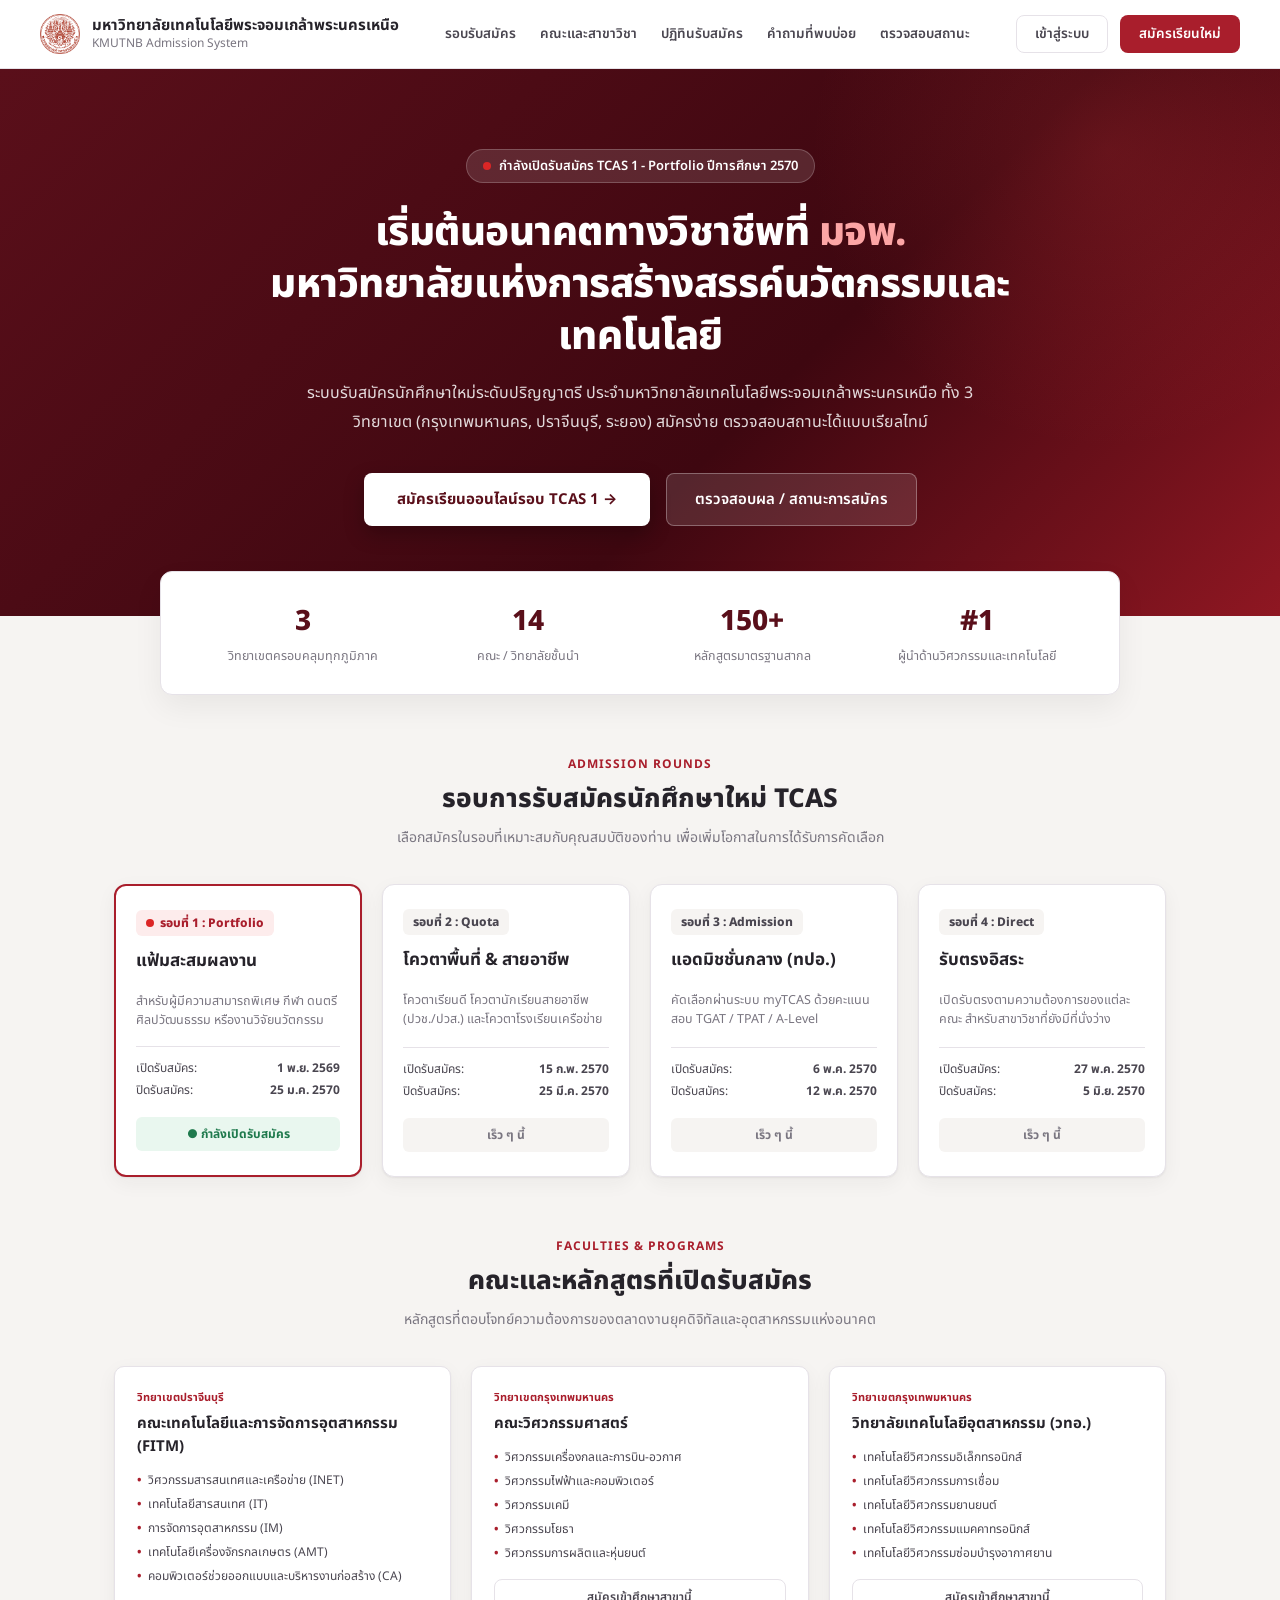
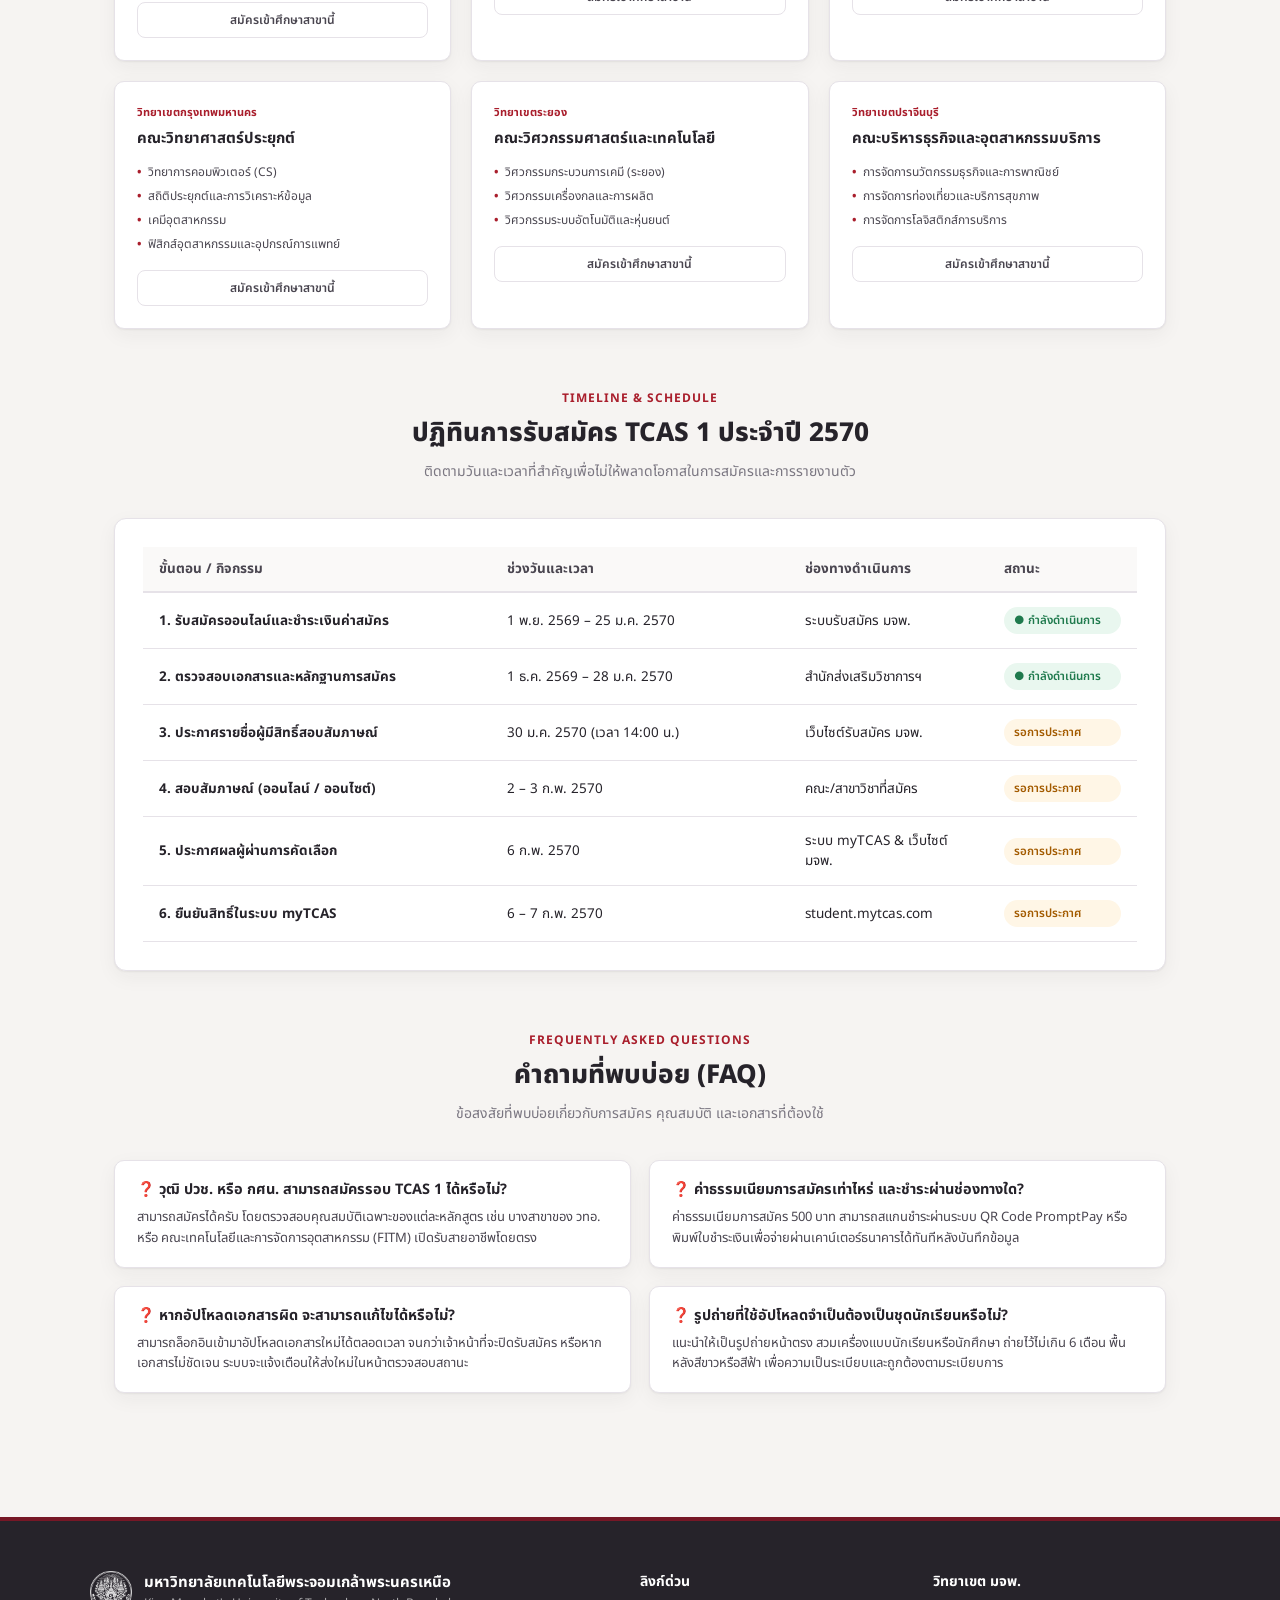
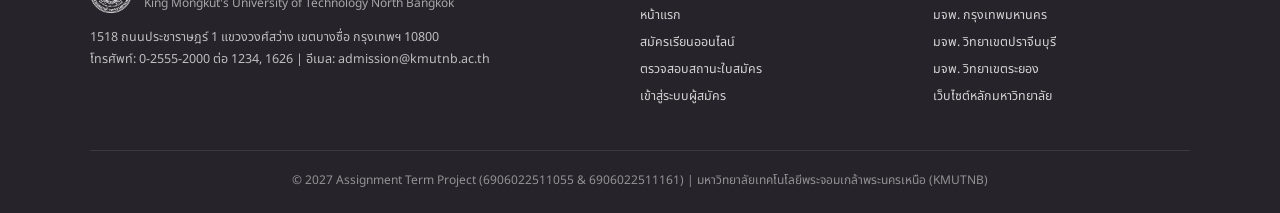
<file: index.html>
<!DOCTYPE html>
<html lang="th">
<head>
  <meta charset="UTF-8">
  <title>หน้าแรก | ระบบรับสมัครนักศึกษาใหม่ มหาวิทยาลัยเทคโนโลยีพระจอมเกล้าพระนครเหนือ (มจพ.)</title>
  <meta name="viewport" content="width=device-width, initial-scale=1.0">
  <link rel="stylesheet" href="styles.css">
</head>
<body>

  <!-- Top Navbar -->
  <header class="nav-hero-bar">
    <div class="brand">
      <img src="logo.png" alt="โลโก้ มจพ.">
      <div class="brand-text">
        <div class="th">มหาวิทยาลัยเทคโนโลยีพระจอมเกล้าพระนครเหนือ</div>
        <div class="en">KMUTNB Admission System</div>
      </div>
    </div>

    <nav class="nav-links">
      <a href="#rounds">รอบรับสมัคร</a>
      <a href="#faculties">คณะและสาขาวิชา</a>
      <a href="#calendar">ปฏิทินรับสมัคร</a>
      <a href="#faq">คำถามที่พบบ่อย</a>
      <a href="status.html">ตรวจสอบสถานะ</a>
    </nav>

    <div class="nav-actions">
      <a href="login.html" class="btn btn-outline" style="padding:8px 18px;">เข้าสู่ระบบ</a>
      <a href="register.html" class="btn btn-primary" style="padding:8px 18px;">สมัครเรียนใหม่</a>
    </div>
  </header>

  <!-- Hero Section -->
  <section class="hero-section">
    <div class="hero-content">
      <div class="hero-badge">
        <span class="pulse-dot"></span>
        <span>กำลังเปิดรับสมัคร TCAS 1 - Portfolio ปีการศึกษา 2570</span>
      </div>

      <h1 class="hero-title">
        เริ่มต้นอนาคตทางวิชาชีพที่ <span>มจพ.</span><br>
        มหาวิทยาลัยแห่งการสร้างสรรค์นวัตกรรมและเทคโนโลยี
      </h1>

      <p class="hero-desc">
        ระบบรับสมัครนักศึกษาใหม่ระดับปริญญาตรี ประจำมหาวิทยาลัยเทคโนโลยีพระจอมเกล้าพระนครเหนือ 
        ทั้ง 3 วิทยาเขต (กรุงเทพมหานคร, ปราจีนบุรี, ระยอง) สมัครง่าย ตรวจสอบสถานะได้แบบเรียลไทม์
      </p>

      <div class="hero-cta">
        <a href="register.html" class="btn btn-hero-primary">สมัครเรียนออนไลน์รอบ TCAS 1 →</a>
        <a href="status.html" class="btn btn-hero-secondary">ตรวจสอบผล / สถานะการสมัคร</a>
      </div>
    </div>
  </section>

  <!-- Stats Bar -->
  <div class="stats-bar">
    <div class="stat-item">
      <div class="num">3</div>
      <div class="label">วิทยาเขตครอบคลุมทุกภูมิภาค</div>
    </div>
    <div class="stat-item">
      <div class="num">14</div>
      <div class="label">คณะ / วิทยาลัยชั้นนำ</div>
    </div>
    <div class="stat-item">
      <div class="num">150+</div>
      <div class="label">หลักสูตรมาตรฐานสากล</div>
    </div>
    <div class="stat-item">
      <div class="num">#1</div>
      <div class="label">ผู้นำด้านวิศวกรรมและเทคโนโลยี</div>
    </div>
  </div>

  <main class="page-shell" style="max-width:1100px; padding-top:10px;">

    <!-- TCAS Rounds Section -->
    <section id="rounds">
      <div class="section-head">
        <div class="section-tag">ADMISSION ROUNDS</div>
        <h2 class="section-headline">รอบการรับสมัครนักศึกษาใหม่ TCAS</h2>
        <p class="section-sub">เลือกสมัครในรอบที่เหมาะสมกับคุณสมบัติของท่าน เพื่อเพิ่มโอกาสในการได้รับการคัดเลือก</p>
      </div>

      <div class="tcas-grid">
        <div class="tcas-card active">
          <div class="tcas-badge-round badge-pulse"><span class="pulse-dot"></span> รอบที่ 1 : Portfolio</div>
          <h3 class="tcas-name">แฟ้มสะสมผลงาน</h3>
          <p class="tcas-target">สำหรับผู้มีความสามารถพิเศษ กีฬา ดนตรี ศิลปวัฒนธรรม หรืองานวิจัยนวัตกรรม</p>
          <div class="tcas-dates">
            <div><span>เปิดรับสมัคร:</span> <strong>1 พ.ย. 2569</strong></div>
            <div><span>ปิดรับสมัคร:</span> <strong>25 ม.ค. 2570</strong></div>
          </div>
          <div class="tcas-status open">● กำลังเปิดรับสมัคร</div>
        </div>

        <div class="tcas-card">
          <div class="tcas-badge-round">รอบที่ 2 : Quota</div>
          <h3 class="tcas-name">โควตาพื้นที่ & สายอาชีพ</h3>
          <p class="tcas-target">โควตาเรียนดี โควตานักเรียนสายอาชีพ (ปวช./ปวส.) และโควตาโรงเรียนเครือข่าย</p>
          <div class="tcas-dates">
            <div><span>เปิดรับสมัคร:</span> <strong>15 ก.พ. 2570</strong></div>
            <div><span>ปิดรับสมัคร:</span> <strong>25 มี.ค. 2570</strong></div>
          </div>
          <div class="tcas-status soon">เร็ว ๆ นี้</div>
        </div>

        <div class="tcas-card">
          <div class="tcas-badge-round">รอบที่ 3 : Admission</div>
          <h3 class="tcas-name">แอดมิชชั่นกลาง (ทปอ.)</h3>
          <p class="tcas-target">คัดเลือกผ่านระบบ myTCAS ด้วยคะแนนสอบ TGAT / TPAT / A-Level</p>
          <div class="tcas-dates">
            <div><span>เปิดรับสมัคร:</span> <strong>6 พ.ค. 2570</strong></div>
            <div><span>ปิดรับสมัคร:</span> <strong>12 พ.ค. 2570</strong></div>
          </div>
          <div class="tcas-status soon">เร็ว ๆ นี้</div>
        </div>

        <div class="tcas-card">
          <div class="tcas-badge-round">รอบที่ 4 : Direct</div>
          <h3 class="tcas-name">รับตรงอิสระ</h3>
          <p class="tcas-target">เปิดรับตรงตามความต้องการของแต่ละคณะ สำหรับสาขาวิชาที่ยังมีที่นั่งว่าง</p>
          <div class="tcas-dates">
            <div><span>เปิดรับสมัคร:</span> <strong>27 พ.ค. 2570</strong></div>
            <div><span>ปิดรับสมัคร:</span> <strong>5 มิ.ย. 2570</strong></div>
          </div>
          <div class="tcas-status soon">เร็ว ๆ นี้</div>
        </div>
      </div>
    </section>

    <!-- Faculties Section -->
    <section id="faculties">
      <div class="section-head">
        <div class="section-tag">FACULTIES & PROGRAMS</div>
        <h2 class="section-headline">คณะและหลักสูตรที่เปิดรับสมัคร</h2>
        <p class="section-sub">หลักสูตรที่ตอบโจทย์ความต้องการของตลาดงานยุคดิจิทัลและอุตสาหกรรมแห่งอนาคต</p>
      </div>

      <div class="faculties-grid">
        <div class="faculty-card">
          <div class="faculty-campus">วิทยาเขตปราจีนบุรี</div>
          <h3 class="faculty-title">คณะเทคโนโลยีและการจัดการอุตสาหกรรม (FITM)</h3>
          <ul class="faculty-majors">
            <li>วิศวกรรมสารสนเทศและเครือข่าย (INET)</li>
            <li>เทคโนโลยีสารสนเทศ (IT)</li>
            <li>การจัดการอุตสาหกรรม (IM)</li>
            <li>เทคโนโลยีเครื่องจักรกลเกษตร (AMT)</li>
            <li>คอมพิวเตอร์ช่วยออกแบบและบริหารงานก่อสร้าง (CA)</li>
          </ul>
          <a href="register.html" class="btn btn-outline" style="width:100%; text-align:center; display:block; padding:8px 0; font-size:12px;">สมัครเข้าศึกษาสาขานี้</a>
        </div>

        <div class="faculty-card">
          <div class="faculty-campus">วิทยาเขตกรุงเทพมหานคร</div>
          <h3 class="faculty-title">คณะวิศวกรรมศาสตร์</h3>
          <ul class="faculty-majors">
            <li>วิศวกรรมเครื่องกลและการบิน-อวกาศ</li>
            <li>วิศวกรรมไฟฟ้าและคอมพิวเตอร์</li>
            <li>วิศวกรรมเคมี</li>
            <li>วิศวกรรมโยธา</li>
            <li>วิศวกรรมการผลิตและหุ่นยนต์</li>
          </ul>
          <a href="register.html" class="btn btn-outline" style="width:100%; text-align:center; display:block; padding:8px 0; font-size:12px;">สมัครเข้าศึกษาสาขานี้</a>
        </div>

        <div class="faculty-card">
          <div class="faculty-campus">วิทยาเขตกรุงเทพมหานคร</div>
          <h3 class="faculty-title">วิทยาลัยเทคโนโลยีอุตสาหกรรม (วทอ.)</h3>
          <ul class="faculty-majors">
            <li>เทคโนโลยีวิศวกรรมอิเล็กทรอนิกส์</li>
            <li>เทคโนโลยีวิศวกรรมการเชื่อม</li>
            <li>เทคโนโลยีวิศวกรรมยานยนต์</li>
            <li>เทคโนโลยีวิศวกรรมแมคคาทรอนิกส์</li>
            <li>เทคโนโลยีวิศวกรรมซ่อมบำรุงอากาศยาน</li>
          </ul>
          <a href="register.html" class="btn btn-outline" style="width:100%; text-align:center; display:block; padding:8px 0; font-size:12px;">สมัครเข้าศึกษาสาขานี้</a>
        </div>

        <div class="faculty-card">
          <div class="faculty-campus">วิทยาเขตกรุงเทพมหานคร</div>
          <h3 class="faculty-title">คณะวิทยาศาสตร์ประยุกต์</h3>
          <ul class="faculty-majors">
            <li>วิทยาการคอมพิวเตอร์ (CS)</li>
            <li>สถิติประยุกต์และการวิเคราะห์ข้อมูล</li>
            <li>เคมีอุตสาหกรรม</li>
            <li>ฟิสิกส์อุตสาหกรรมและอุปกรณ์การแพทย์</li>
          </ul>
          <a href="register.html" class="btn btn-outline" style="width:100%; text-align:center; display:block; padding:8px 0; font-size:12px;">สมัครเข้าศึกษาสาขานี้</a>
        </div>

        <div class="faculty-card">
          <div class="faculty-campus">วิทยาเขตระยอง</div>
          <h3 class="faculty-title">คณะวิศวกรรมศาสตร์และเทคโนโลยี</h3>
          <ul class="faculty-majors">
            <li>วิศวกรรมกระบวนการเคมี (ระยอง)</li>
            <li>วิศวกรรมเครื่องกลและการผลิต</li>
            <li>วิศวกรรมระบบอัตโนมัติและหุ่นยนต์</li>
          </ul>
          <a href="register.html" class="btn btn-outline" style="width:100%; text-align:center; display:block; padding:8px 0; font-size:12px;">สมัครเข้าศึกษาสาขานี้</a>
        </div>

        <div class="faculty-card">
          <div class="faculty-campus">วิทยาเขตปราจีนบุรี</div>
          <h3 class="faculty-title">คณะบริหารธุรกิจและอุตสาหกรรมบริการ</h3>
          <ul class="faculty-majors">
            <li>การจัดการนวัตกรรมธุรกิจและการพาณิชย์</li>
            <li>การจัดการท่องเที่ยวและบริการสุขภาพ</li>
            <li>การจัดการโลจิสติกส์การบริการ</li>
          </ul>
          <a href="register.html" class="btn btn-outline" style="width:100%; text-align:center; display:block; padding:8px 0; font-size:12px;">สมัครเข้าศึกษาสาขานี้</a>
        </div>
      </div>
    </section>

    <!-- Calendar Table Section -->
    <section id="calendar">
      <div class="section-head">
        <div class="section-tag">TIMELINE & SCHEDULE</div>
        <h2 class="section-headline">ปฏิทินการรับสมัคร TCAS 1 ประจำปี 2570</h2>
        <p class="section-sub">ติดตามวันและเวลาที่สำคัญเพื่อไม่ให้พลาดโอกาสในการสมัครและการรายงานตัว</p>
      </div>

      <div class="calendar-card">
        <table class="cal-table">
          <thead>
            <tr>
              <th style="width:35%;">ขั้นตอน / กิจกรรม</th>
              <th style="width:30%;">ช่วงวันและเวลา</th>
              <th style="width:20%;">ช่องทางดำเนินการ</th>
              <th style="width:15%;">สถานะ</th>
            </tr>
          </thead>
          <tbody>
            <tr>
              <td><strong>1. รับสมัครออนไลน์และชำระเงินค่าสมัคร</strong></td>
              <td>1 พ.ย. 2569 – 25 ม.ค. 2570</td>
              <td>ระบบรับสมัคร มจพ.</td>
              <td><span class="status-pill ok">● กำลังดำเนินการ</span></td>
            </tr>
            <tr>
              <td><strong>2. ตรวจสอบเอกสารและหลักฐานการสมัคร</strong></td>
              <td>1 ธ.ค. 2569 – 28 ม.ค. 2570</td>
              <td>สำนักส่งเสริมวิชาการฯ</td>
              <td><span class="status-pill ok">● กำลังดำเนินการ</span></td>
            </tr>
            <tr>
              <td><strong>3. ประกาศรายชื่อผู้มีสิทธิ์สอบสัมภาษณ์</strong></td>
              <td>30 ม.ค. 2570 (เวลา 14:00 น.)</td>
              <td>เว็บไซต์รับสมัคร มจพ.</td>
              <td><span class="status-pill pending">รอการประกาศ</span></td>
            </tr>
            <tr>
              <td><strong>4. สอบสัมภาษณ์ (ออนไลน์ / ออนไซต์)</strong></td>
              <td>2 – 3 ก.พ. 2570</td>
              <td>คณะ/สาขาวิชาที่สมัคร</td>
              <td><span class="status-pill pending">รอการประกาศ</span></td>
            </tr>
            <tr>
              <td><strong>5. ประกาศผลผู้ผ่านการคัดเลือก</strong></td>
              <td>6 ก.พ. 2570</td>
              <td>ระบบ myTCAS & เว็บไซต์ มจพ.</td>
              <td><span class="status-pill pending">รอการประกาศ</span></td>
            </tr>
            <tr>
              <td><strong>6. ยืนยันสิทธิ์ในระบบ myTCAS</strong></td>
              <td>6 – 7 ก.พ. 2570</td>
              <td>student.mytcas.com</td>
              <td><span class="status-pill pending">รอการประกาศ</span></td>
            </tr>
          </tbody>
        </table>
      </div>
    </section>

    <!-- FAQ Section -->
    <section id="faq">
      <div class="section-head">
        <div class="section-tag">FREQUENTLY ASKED QUESTIONS</div>
        <h2 class="section-headline">คำถามที่พบบ่อย (FAQ)</h2>
        <p class="section-sub">ข้อสงสัยที่พบบ่อยเกี่ยวกับการสมัคร คุณสมบัติ และเอกสารที่ต้องใช้</p>
      </div>

      <div class="faq-grid">
        <div class="faq-item">
          <div class="faq-q">❓ วุฒิ ปวช. หรือ กศน. สามารถสมัครรอบ TCAS 1 ได้หรือไม่?</div>
          <div class="faq-a">สามารถสมัครได้ครับ โดยตรวจสอบคุณสมบัติเฉพาะของแต่ละหลักสูตร เช่น บางสาขาของ วทอ. หรือ คณะเทคโนโลยีและการจัดการอุตสาหกรรม (FITM) เปิดรับสายอาชีพโดยตรง</div>
        </div>

        <div class="faq-item">
          <div class="faq-q">❓ ค่าธรรมเนียมการสมัครเท่าไหร่ และชำระผ่านช่องทางใด?</div>
          <div class="faq-a">ค่าธรรมเนียมการสมัคร 500 บาท สามารถสแกนชำระผ่านระบบ QR Code PromptPay หรือพิมพ์ใบชำระเงินเพื่อจ่ายผ่านเคาน์เตอร์ธนาคารได้ทันทีหลังบันทึกข้อมูล</div>
        </div>

        <div class="faq-item">
          <div class="faq-q">❓ หากอัปโหลดเอกสารผิด จะสามารถแก้ไขได้หรือไม่?</div>
          <div class="faq-a">สามารถล็อกอินเข้ามาอัปโหลดเอกสารใหม่ได้ตลอดเวลา จนกว่าเจ้าหน้าที่จะปิดรับสมัคร หรือหากเอกสารไม่ชัดเจน ระบบจะแจ้งเตือนให้ส่งใหม่ในหน้าตรวจสอบสถานะ</div>
        </div>

        <div class="faq-item">
          <div class="faq-q">❓ รูปถ่ายที่ใช้อัปโหลดจำเป็นต้องเป็นชุดนักเรียนหรือไม่?</div>
          <div class="faq-a">แนะนำให้เป็นรูปถ่ายหน้าตรง สวมเครื่องแบบนักเรียนหรือนักศึกษา ถ่ายไว้ไม่เกิน 6 เดือน พื้นหลังสีขาวหรือสีฟ้า เพื่อความเป็นระเบียบและถูกต้องตามระเบียบการ</div>
        </div>
      </div>
    </section>

  </main>

  <!-- Site Footer -->
  <footer class="site-footer">
    <div class="footer-grid">
      <div>
        <div class="footer-brand">
          <img src="logo.png" alt="ตราสัญลักษณ์ มจพ.">
          <div>
            <div class="name">มหาวิทยาลัยเทคโนโลยีพระจอมเกล้าพระนครเหนือ</div>
            <div style="font-size:12px; color:rgba(255,255,255,0.6);">King Mongkut's University of Technology North Bangkok</div>
          </div>
        </div>
        <p style="font-size:12.5px; line-height:1.7; color:rgba(255,255,255,0.7); max-width:440px;">
          1518 ถนนประชาราษฎร์ 1 แขวงวงศ์สว่าง เขตบางซื่อ กรุงเทพฯ 10800<br>
          โทรศัพท์: 0-2555-2000 ต่อ 1234, 1626 | อีเมล: admission@kmutnb.ac.th
        </p>
      </div>

      <div class="footer-col">
        <h4>ลิงก์ด่วน</h4>
        <ul>
          <li><a href="index.html">หน้าแรก</a></li>
          <li><a href="register.html">สมัครเรียนออนไลน์</a></li>
          <li><a href="status.html">ตรวจสอบสถานะใบสมัคร</a></li>
          <li><a href="login.html">เข้าสู่ระบบผู้สมัคร</a></li>
        </ul>
      </div>

      <div class="footer-col">
        <h4>วิทยาเขต มจพ.</h4>
        <ul>
          <li><a href="#">มจพ. กรุงเทพมหานคร</a></li>
          <li><a href="#">มจพ. วิทยาเขตปราจีนบุรี</a></li>
          <li><a href="#">มจพ. วิทยาเขตระยอง</a></li>
          <li><a href="#">เว็บไซต์หลักมหาวิทยาลัย</a></li>
        </ul>
      </div>
    </div>

    <div class="footer-bottom">
      © 2027 Assignment Term Project (6906022511055 & 6906022511161) | มหาวิทยาลัยเทคโนโลยีพระจอมเกล้าพระนครเหนือ (KMUTNB)
    </div>
  </footer>

</body>
</html>
</file>
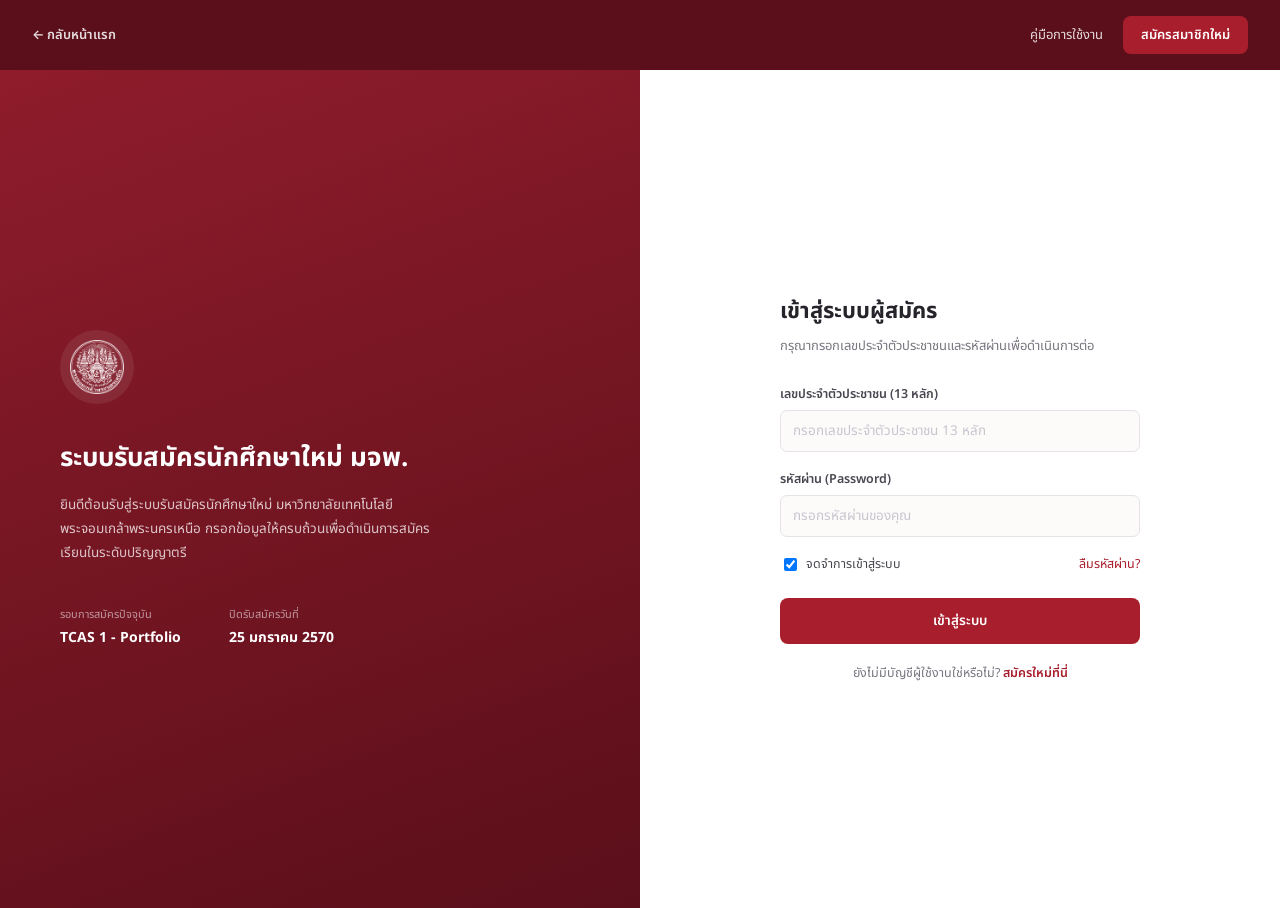
<file: login.html>
<!DOCTYPE html>
<html lang="th">
<head>
<meta charset="UTF-8">
<title>เข้าสู่ระบบ | ระบบรับสมัครนักศึกษาใหม่ มจพ.</title>
<meta name="viewport" content="width=device-width, initial-scale=1.0">
<link rel="stylesheet" href="styles.css">
<style>
  body{ background:var(--maroon-900); }
</style>
</head>
<body>

  <div class="login-topbar">
    <a href="index.html" style="margin-right:auto; font-weight:600; display:flex; align-items:center; gap:6px;">← กลับหน้าแรก</a>
    <a href="index.html#faq">คู่มือการใช้งาน</a>
    <a href="register.html" class="btn-header" style="color:#fff; text-decoration:none; display:inline-block;">สมัครสมาชิกใหม่</a>
  </div>

  <div class="login-wrap">
    <div class="login-left">
      <div class="logo-ring"><img src="logo.png" alt="โลโก้ มจพ."></div>
      <h1>ระบบรับสมัครนักศึกษาใหม่ มจพ.</h1>
      <p>ยินดีต้อนรับสู่ระบบรับสมัครนักศึกษาใหม่ มหาวิทยาลัยเทคโนโลยีพระจอมเกล้าพระนครเหนือ กรอกข้อมูลให้ครบถ้วนเพื่อดำเนินการสมัครเรียนในระดับปริญญาตรี</p>
      
      <div class="login-tags">
        <div>
          <div class="tag-label">รอบการสมัครปัจจุบัน</div>
          <div class="tag-value">TCAS 1 - Portfolio</div>
        </div>
        <div>
          <div class="tag-label">ปิดรับสมัครวันที่</div>
          <div class="tag-value">25 มกราคม 2570</div>
        </div>
      </div>
    </div>

    <div class="login-right">
      <div class="login-form-box">
        <h2>เข้าสู่ระบบผู้สมัคร</h2>
        <p class="sub">กรุณากรอกเลขประจำตัวประชาชนและรหัสผ่านเพื่อดำเนินการต่อ</p>

        <form id="loginForm" action="status.html" method="get">
          <div class="field" id="citizenIdField">
            <label for="citizenId">เลขประจำตัวประชาชน (13 หลัก)</label>
            <input type="text" id="citizenId" name="citizenId" maxlength="17" placeholder="กรอกเลขประจำตัวประชาชน 13 หลัก" autocomplete="username" required>
          </div>

          <div class="field" id="passwordField">
            <label for="password">รหัสผ่าน (Password)</label>
            <input type="password" id="password" name="password" placeholder="กรอกรหัสผ่านของคุณ" autocomplete="current-password" required>
          </div>

          <div style="display:flex; justify-content:space-between; align-items:center; margin-bottom:18px; font-size:12.5px;">
            <label style="display:flex; align-items:center; gap:6px; cursor:pointer; color:var(--ink-700);">
              <input type="checkbox" id="rememberMe" name="rememberMe" checked> จดจำการเข้าสู่ระบบ
            </label>
            <a href="#" style="color:var(--red-600);">ลืมรหัสผ่าน?</a>
          </div>

          <button type="submit" class="btn btn-primary">เข้าสู่ระบบ</button>

          <div class="bottom-link">
            ยังไม่มีบัญชีผู้ใช้งานใช่หรือไม่? <a href="register.html">สมัครใหม่ที่นี่</a>
          </div>
        </form>
      </div>
    </div>
  </div>
</body>
</html>
</file>
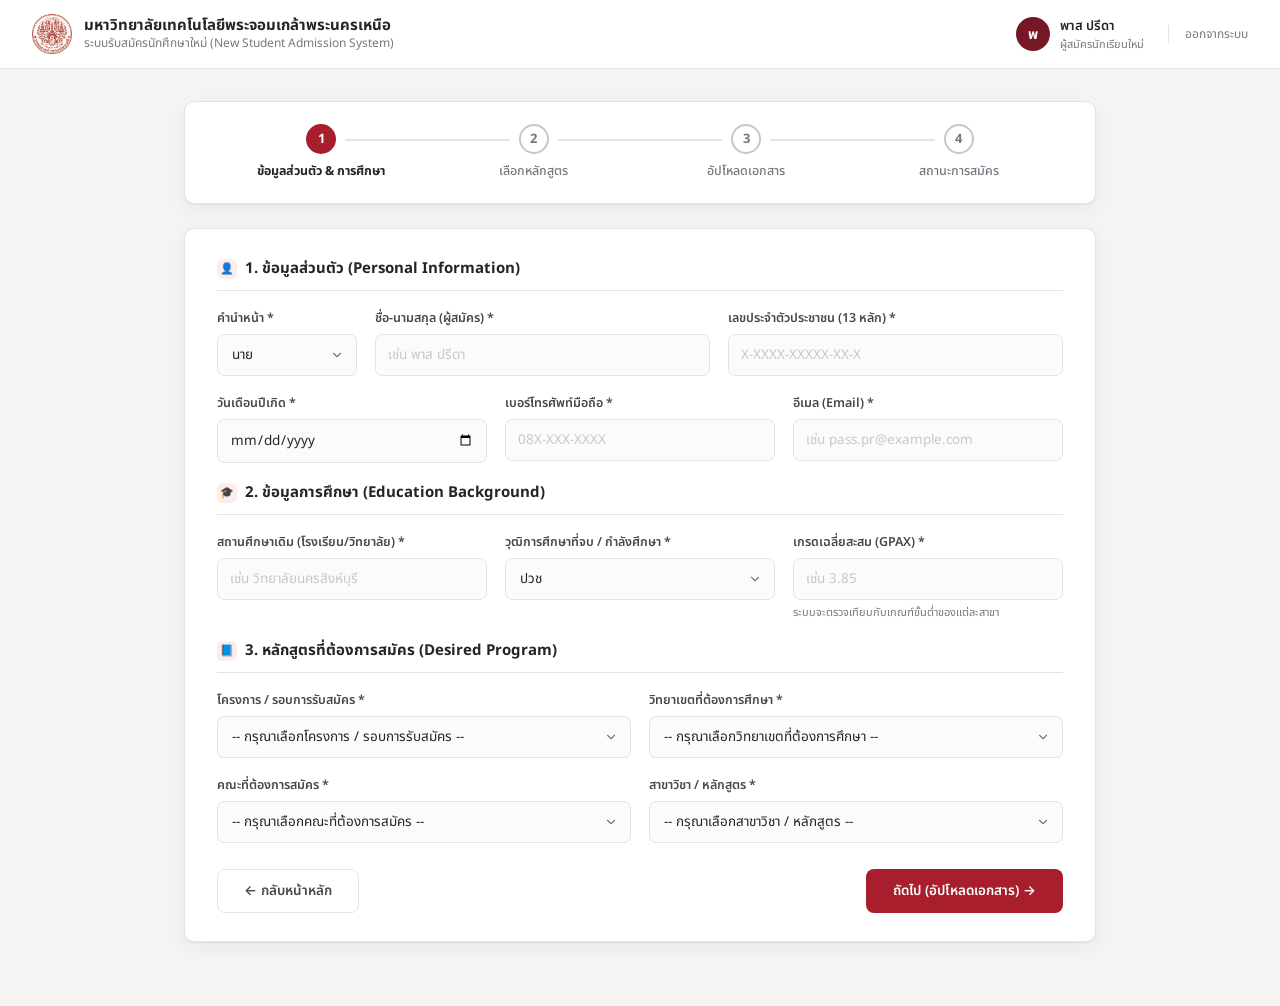
<file: register.html>
<!DOCTYPE html>
<html lang="th">
<head>
<meta charset="UTF-8">
<title>ข้อมูลผู้สมัคร | ระบบรับสมัครนักศึกษาใหม่ มจพ.</title>
<meta name="viewport" content="width=device-width, initial-scale=1.0">
<link rel="stylesheet" href="styles.css">
</head>
<body>

  <header class="app-header">
    <a href="index.html" class="brand" style="text-decoration:none;">
      <img src="logo.png" alt="โลโก้ มจพ.">
      <div class="brand-text">
        <div class="th">มหาวิทยาลัยเทคโนโลยีพระจอมเกล้าพระนครเหนือ</div>
        <div class="en">ระบบรับสมัครนักศึกษาใหม่ (New Student Admission System)</div>
      </div>
    </a>
    <div class="header-right">
      <div class="user-chip">
        <div class="user-avatar">พ</div>
        <div class="user-meta">
          <div class="name">พาส ปรีดา</div>
          <div class="role">ผู้สมัครนักเรียนใหม่</div>
        </div>
      </div>
      <a href="login.html" class="logout">ออกจากระบบ</a>
    </div>
  </header>

  <main class="page-shell">

    <div class="stepper">
      <div class="step active">
        <div class="step-circle">1</div>
        <div class="step-label">ข้อมูลส่วนตัว & การศึกษา</div>
      </div>
      <div class="step">
        <div class="step-circle">2</div>
        <div class="step-label">เลือกหลักสูตร</div>
      </div>
      <div class="step">
        <div class="step-circle">3</div>
        <div class="step-label">อัปโหลดเอกสาร</div>
      </div>
      <div class="step">
        <div class="step-circle">4</div>
        <div class="step-label">สถานะการสมัคร</div>
      </div>
    </div>

    <form class="card" id="registerForm" action="upload.html" method="get">

      <!-- ส่วนที่ 1: ข้อมูลส่วนตัว -->
      <div class="form-section">
        <h3 class="section-title"><span class="icon-dot">👤</span>1. ข้อมูลส่วนตัว (Personal Information)</h3>
        
        <div class="form-row" style="grid-template-columns: 140px 1fr 1fr;">
          <div class="field" id="fieldTitle">
            <label for="title">คำนำหน้า *</label>
            <select id="title" name="title" required>
              <option value="นาย">นาย</option>
              <option value="นางสาว">นางสาว</option>
              <option value="นาง">นาง</option>
            </select>
          </div>
          <div class="field" id="fieldName">
            <label for="fullName">ชื่อ-นามสกุล (ผู้สมัคร) *</label>
            <input type="text" id="fullName" name="fullName" placeholder="เช่น พาส ปรีดา" required>
            <div class="field-error-text">กรุณากรอกชื่อ-นามสกุล</div>
          </div>
          <div class="field" id="fieldIdCard">
            <label for="idCard">เลขประจำตัวประชาชน (13 หลัก) *</label>
            <input type="text" id="idCard" name="idCard" maxlength="17" placeholder="X-XXXX-XXXXX-XX-X" required>
            <div class="field-error-text" id="idCardError">กรุณากรอกเลขบัตร 13 หลักให้ถูกต้อง</div>
          </div>
        </div>

        <div class="form-row cols-3">
          <div class="field" id="fieldBirthdate">
            <label for="birthdate">วันเดือนปีเกิด *</label>
            <input type="date" id="birthdate" name="birthdate" required>
            <div class="field-error-text">กรุณาเลือกวันเดือนปีเกิด</div>
          </div>
          <div class="field" id="fieldPhone">
            <label for="phone">เบอร์โทรศัพท์มือถือ *</label>
            <input type="text" id="phone" name="phone" maxlength="12" placeholder="08X-XXX-XXXX" required>
            <div class="field-error-text">กรุณากรอกเบอร์โทรศัพท์ 10 หลัก</div>
          </div>
          <div class="field" id="fieldEmail">
            <label for="email">อีเมล (Email) *</label>
            <input type="email" id="email" name="email" placeholder="เช่น pass.pr@example.com" required>
            <div class="field-error-text">กรุณากรอกอีเมลให้ถูกต้อง</div>
          </div>
        </div>
      </div>

      <!-- ส่วนที่ 2: ข้อมูลการศึกษา -->
      <div class="form-section">
        <h3 class="section-title"><span class="icon-dot">🎓</span>2. ข้อมูลการศึกษา (Education Background)</h3>
        
        <div class="form-row cols-3">
          <div class="field" id="fieldSchool">
            <label for="school">สถานศึกษาเดิม (โรงเรียน/วิทยาลัย) *</label>
            <input type="text" id="school" name="school" placeholder="เช่น วิทยาลัยนครสิงห์บุรี" required>
            <div class="field-error-text">กรุณากรอกชื่อสถานศึกษา</div>
          </div>
          <div class="field" id="fieldEduLevel">
            <label for="eduLevel">วุฒิการศึกษาที่จบ / กำลังศึกษา *</label>
            <select id="eduLevel" name="eduLevel" required>
              <option value="ม.3">ม.3</option>
              <option value="ม.6">ม.6</option>
              <option value="ปวช" selected>ปวช</option>
              <option value="ปวส">ปวส</option>
              <option value="อนุปริญญา">อนุปริญญา</option>
              <option value="ปริญญาตรี">ปริญญาตรี</option>
              <option value="ปริญญาตรีสำหรับสมัครปริญญาโท">ปริญญาตรีสำหรับสมัครปริญญาโท</option>
            </select>
          </div>
          <div class="field" id="fieldGpax">
            <label for="gpax">เกรดเฉลี่ยสะสม (GPAX) *</label>
            <input type="number" step="0.01" min="0.00" max="4.00" id="gpax" name="gpax" placeholder="เช่น 3.85" required>
            <div class="field-hint">ระบบจะตรวจเทียบกับเกณฑ์ขั้นต่ำของแต่ละสาขา</div>
            <div class="field-error-text">กรุณากรอก GPAX ระหว่าง 0.00 ถึง 4.00</div>
          </div>
        </div>
      </div>

      <!-- ส่วนที่ 3: หลักสูตรที่ต้องการสมัคร -->
      <div class="form-section">
        <h3 class="section-title"><span class="icon-dot">📘</span>3. หลักสูตรที่ต้องการสมัคร (Desired Program)</h3>
        
        <div class="form-row cols-2">
          <div class="field" id="fieldQuota">
            <label for="quotaSelect">โครงการ / รอบการรับสมัคร *</label>
            <select id="quotaSelect" name="quota" required>
              <option value="" disabled selected>-- กรุณาเลือกโครงการ / รอบการรับสมัคร --</option>
              <option value="TCAS รอบที่ 1 : Portfolio (แฟ้มสะสมผลงาน)">TCAS รอบที่ 1 : Portfolio (แฟ้มสะสมผลงาน)</option>
              <option value="TCAS รอบที่ 2 : Quota (โควตาพื้นที่ & สายอาชีพ)">TCAS รอบที่ 2 : Quota (โควตาพื้นที่ & สายอาชีพ)</option>
              <option value="TCAS รอบที่ 3 : Admission (แอดมิชชั่นกลาง ทปอ.)">TCAS รอบที่ 3 : Admission (แอดมิชชั่นกลาง ทปอ.)</option>
              <option value="TCAS รอบที่ 4 : Direct (รับตรงอิสระ)">TCAS รอบที่ 4 : Direct (รับตรงอิสระ)</option>
              <option value="โควตานักเรียนสายอาชีพ (ปวช./ปวส.)">โควตานักเรียนสายอาชีพ (ปวช./ปวส.)</option>
              <option value="โควตาเรียนดี (ช้างเผือก มจพ.)">โควตาเรียนดี (ช้างเผือก มจพ.)</option>
              <option value="โควตาพื้นที่เครือข่ายภาคตะวันออก">โควตาพื้นที่เครือข่ายภาคตะวันออก (ปราจีนบุรี/ระยอง)</option>
            </select>
          </div>
          <div class="field" id="fieldCampus">
            <label for="campusSelect">วิทยาเขตที่ต้องการศึกษา *</label>
            <select id="campusSelect" name="campus" required>
              <option value="" disabled selected>-- กรุณาเลือกวิทยาเขตที่ต้องการศึกษา --</option>
              <option value="วิทยาเขตปราจีนบุรี">มจพ. วิทยาเขตปราจีนบุรี</option>
              <option value="วิทยาเขตกรุงเทพมหานคร">มจพ. วิทยาเขตกรุงเทพมหานคร</option>
              <option value="วิทยาเขตระยอง">มจพ. วิทยาเขตระยอง</option>
            </select>
          </div>
        </div>

        <div class="form-row cols-2">
          <div class="field" id="fieldFaculty">
            <label for="facultySelect">คณะที่ต้องการสมัคร *</label>
            <select id="facultySelect" name="faculty" required>
              <option value="" disabled selected>-- กรุณาเลือกคณะที่ต้องการสมัคร --</option>
              <optgroup label="มจพ. วิทยาเขตปราจีนบุรี">
                <option value="คณะเทคโนโลยีและการจัดการอุตสาหกรรม (FITM)">คณะเทคโนโลยีและการจัดการอุตสาหกรรม (FITM)</option>
                <option value="คณะบริหารธุรกิจและอุตสาหกรรมบริการ">คณะบริหารธุรกิจและอุตสาหกรรมบริการ</option>
              </optgroup>
              <optgroup label="มจพ. วิทยาเขตกรุงเทพมหานคร">
                <option value="คณะวิศวกรรมศาสตร์">คณะวิศวกรรมศาสตร์</option>
                <option value="วิทยาลัยเทคโนโลยีอุตสาหกรรม (วทอ.)">วิทยาลัยเทคโนโลยีอุตสาหกรรม (วทอ.)</option>
                <option value="คณะวิทยาศาสตร์ประยุกต์">คณะวิทยาศาสตร์ประยุกต์</option>
              </optgroup>
              <optgroup label="มจพ. วิทยาเขตระยอง">
                <option value="คณะวิศวกรรมศาสตร์และเทคโนโลยี">คณะวิศวกรรมศาสตร์และเทคโนโลยี</option>
              </optgroup>
            </select>
          </div>
          <div class="field" id="fieldMajor">
            <label for="majorSelect">สาขาวิชา / หลักสูตร *</label>
            <select id="majorSelect" name="major" required>
              <option value="" disabled selected>-- กรุณาเลือกสาขาวิชา / หลักสูตร --</option>
              <optgroup label="คณะเทคโนโลยีและการจัดการอุตสาหกรรม (FITM) - วิทยาเขตปราจีนบุรี">
                <option value="วิศวกรรมสารสนเทศและเครือข่าย (INET)">วิศวกรรมสารสนเทศและเครือข่าย (INET)</option>
                <option value="เทคโนโลยีสารสนเทศ (IT)">เทคโนโลยีสารสนเทศ (IT)</option>
                <option value="การจัดการอุตสาหกรรม (IM)">การจัดการอุตสาหกรรม (IM)</option>
                <option value="เทคโนโลยีเครื่องจักรกลเกษตร (AMT)">เทคโนโลยีเครื่องจักรกลเกษตร (AMT)</option>
                <option value="คอมพิวเตอร์ช่วยออกแบบและบริหารงานก่อสร้าง (CA)">คอมพิวเตอร์ช่วยออกแบบและบริหารงานก่อสร้าง (CA)</option>
              </optgroup>
              <optgroup label="คณะบริหารธุรกิจและอุตสาหกรรมบริการ - วิทยาเขตปราจีนบุรี">
                <option value="การจัดการนวัตกรรมธุรกิจและการพาณิชย์">การจัดการนวัตกรรมธุรกิจและการพาณิชย์</option>
                <option value="การจัดการท่องเที่ยวและบริการสุขภาพ">การจัดการท่องเที่ยวและบริการสุขภาพ</option>
                <option value="การจัดการโลจิสติกส์การบริการ">การจัดการโลจิสติกส์การบริการ</option>
              </optgroup>
              <optgroup label="คณะวิศวกรรมศาสตร์ - วิทยาเขตกรุงเทพมหานคร">
                <option value="วิศวกรรมเครื่องกลและการบิน-อวกาศ">วิศวกรรมเครื่องกลและการบิน-อวกาศ</option>
                <option value="วิศวกรรมไฟฟ้าและคอมพิวเตอร์">วิศวกรรมไฟฟ้าและคอมพิวเตอร์</option>
                <option value="วิศวกรรมเคมี">วิศวกรรมเคมี</option>
                <option value="วิศวกรรมโยธา">วิศวกรรมโยธา</option>
                <option value="วิศวกรรมการผลิตและหุ่นยนต์">วิศวกรรมการผลิตและหุ่นยนต์</option>
              </optgroup>
              <optgroup label="วิทยาลัยเทคโนโลยีอุตสาหกรรม (วทอ.) - วิทยาเขตกรุงเทพมหานคร">
                <option value="เทคโนโลยีวิศวกรรมอิเล็กทรอนิกส์">เทคโนโลยีวิศวกรรมอิเล็กทรอนิกส์</option>
                <option value="เทคโนโลยีวิศวกรรมการเชื่อม">เทคโนโลยีวิศวกรรมการเชื่อม</option>
                <option value="เทคโนโลยีวิศวกรรมยานยนต์">เทคโนโลยีวิศวกรรมยานยนต์</option>
                <option value="เทคโนโลยีวิศวกรรมแมคคาทรอนิกส์">เทคโนโลยีวิศวกรรมแมคคาทรอนิกส์</option>
                <option value="เทคโนโลยีวิศวกรรมซ่อมบำรุงอากาศยาน">เทคโนโลยีวิศวกรรมซ่อมบำรุงอากาศยาน</option>
              </optgroup>
              <optgroup label="คณะวิทยาศาสตร์ประยุกต์ - วิทยาเขตกรุงเทพมหานคร">
                <option value="วิทยาการคอมพิวเตอร์ (CS)">วิทยาการคอมพิวเตอร์ (CS)</option>
                <option value="สถิติประยุกต์และการวิเคราะห์ข้อมูล">สถิติประยุกต์และการวิเคราะห์ข้อมูล</option>
                <option value="เคมีอุตสาหกรรม">เคมีอุตสาหกรรม</option>
                <option value="ฟิสิกส์อุตสาหกรรมและอุปกรณ์การแพทย์">ฟิสิกส์อุตสาหกรรมและอุปกรณ์การแพทย์</option>
              </optgroup>
              <optgroup label="คณะวิศวกรรมศาสตร์และเทคโนโลยี - วิทยาเขตระยอง">
                <option value="วิศวกรรมกระบวนการเคมี (ระยอง)">วิศวกรรมกระบวนการเคมี (ระยอง)</option>
                <option value="วิศวกรรมเครื่องกลและการผลิต">วิศวกรรมเครื่องกลและการผลิต</option>
                <option value="วิศวกรรมระบบอัตโนมัติและหุ่นยนต์">วิศวกรรมระบบอัตโนมัติและหุ่นยนต์</option>
              </optgroup>
            </select>
          </div>
        </div>
      </div>

      <div class="form-actions">
        <a href="index.html" class="btn btn-outline" style="text-decoration:none; display:inline-flex; align-items:center;">← กลับหน้าหลัก</a>
        <button type="submit" class="btn btn-primary">ถัดไป (อัปโหลดเอกสาร) →</button>
      </div>

    </form>
  </main>

</body>
</html>
</file>
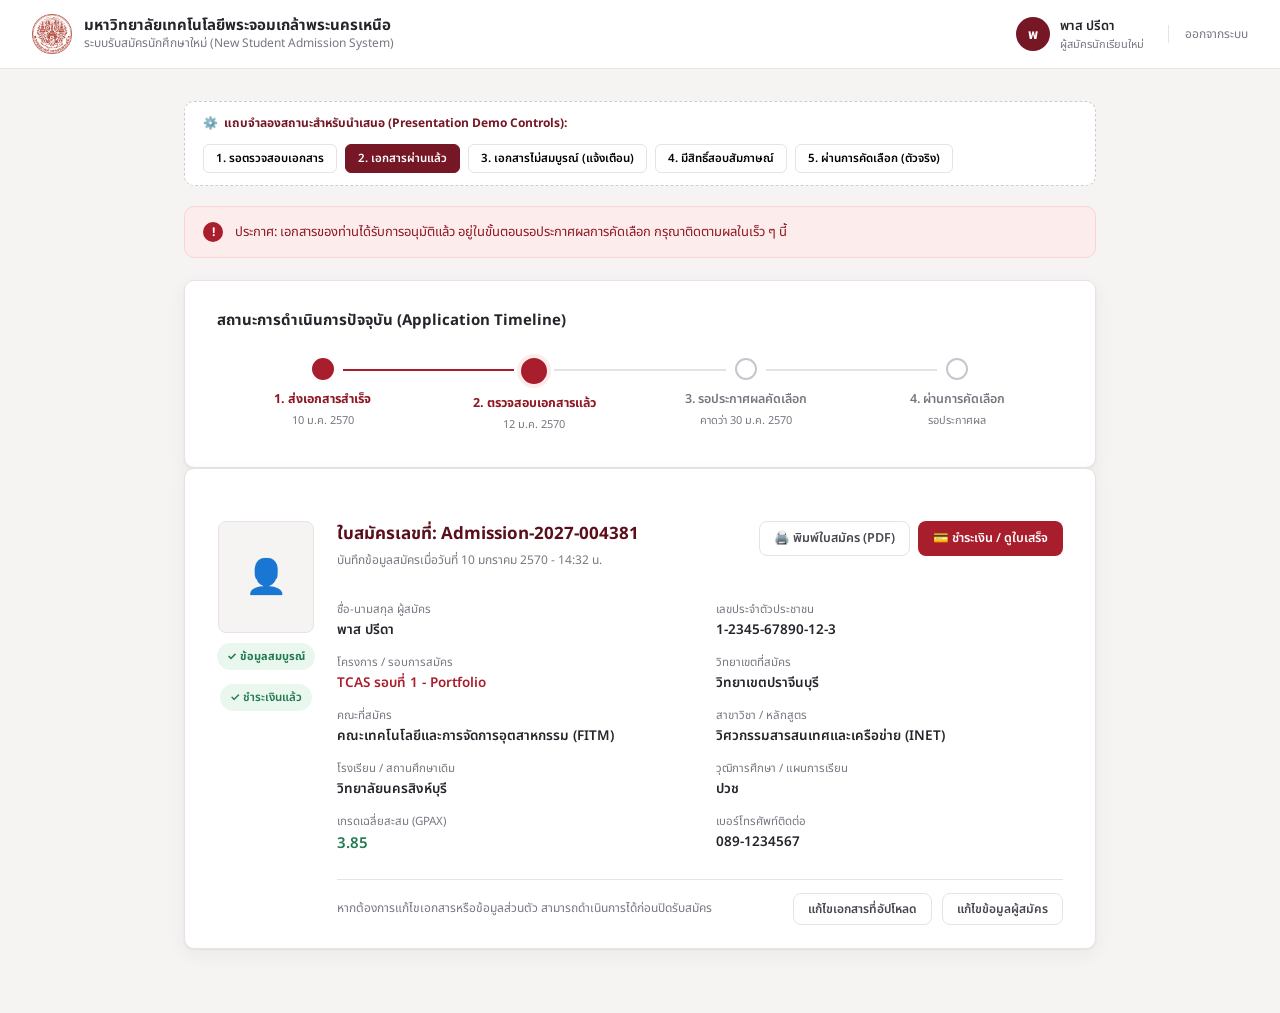
<file: status.html>
<!DOCTYPE html>
<html lang="th">

<head>
  <meta charset="UTF-8">
  <title>สถานะการสมัคร | ระบบรับสมัครนักศึกษาใหม่ มจพ.</title>
  <meta name="viewport" content="width=device-width, initial-scale=1.0">
  <link rel="stylesheet" href="styles.css">
</head>

<body>

  <!-- Top App Header -->
  <header class="app-header">
    <div class="brand" onclick="location.href='index.html'" style="cursor:pointer;">
      <img src="logo.png" alt="โลโก้ มจพ.">
      <div class="brand-text">
        <div class="th">มหาวิทยาลัยเทคโนโลยีพระจอมเกล้าพระนครเหนือ</div>
        <div class="en">ระบบรับสมัครนักศึกษาใหม่ (New Student Admission System)</div>
      </div>
    </div>
    <div class="header-right">
      <div class="user-chip">
        <div class="user-avatar" id="headerAvatar">พ</div>
        <div class="user-meta">
          <div class="name" id="headerName">พาส ปรีดา</div>
          <div class="role">ผู้สมัครนักเรียนใหม่</div>
        </div>
      </div>
      <a href="login.html" class="logout">ออกจากระบบ</a>
    </div>
  </header>

  <main class="page-shell">

    <!-- แถบจำลองสถานะสำหรับนำเสนออาจารย์ (Interactive Demo Switcher) -->
    <div class="demo-toolbar">
      <div class="demo-title">
        <span>⚙️</span>
        <span>แถบจำลองสถานะสำหรับนำเสนอ (Presentation Demo Controls):</span>
      </div>
      <div class="demo-buttons">
        <button type="button" class="btn-demo" onclick="simulateStatus(1, this)">1. รอตรวจสอบเอกสาร</button>
        <button type="button" class="btn-demo active" onclick="simulateStatus(2, this)">2. เอกสารผ่านแล้ว</button>
        <button type="button" class="btn-demo" onclick="simulateStatus('rejected', this)">3. เอกสารไม่สมบูรณ์
          (แจ้งเตือน)</button>
        <button type="button" class="btn-demo" onclick="simulateStatus(3, this)">4. มีสิทธิ์สอบสัมภาษณ์</button>
        <button type="button" class="btn-demo" onclick="simulateStatus(4, this)">5. ผ่านการคัดเลือก (ตัวจริง)</button>
      </div>
    </div>

    <!-- กล่องประกาศสถานะปัจจุบัน -->
    <div class="alert-banner" id="statusAlert">
      <span class="icon" id="alertIcon">!</span>
      <span id="alertText">ประกาศ: เอกสารของท่านได้รับการอนุมัติแล้ว อยู่ในขั้นตอนรอประกาศผลการคัดเลือก
        กรุณาติดตามผลในเร็ว ๆ นี้</span>
    </div>

    <!-- Stepper Timeline -->
    <section class="card">
      <h2 class="timeline-title">สถานะการดำเนินการปัจจุบัน (Application Timeline)</h2>

      <div class="timeline" id="timelineContainer">
        <div class="tl-step done" id="tl_step1">
          <div class="tl-dot"></div>
          <div class="tl-label">1. ส่งเอกสารสำเร็จ</div>
          <div class="tl-date" id="tl_date1">10 ม.ค. 2570</div>
        </div>
        <div class="tl-step current" id="tl_step2">
          <div class="tl-dot"></div>
          <div class="tl-label">2. ตรวจสอบเอกสารแล้ว</div>
          <div class="tl-date" id="tl_date2">12 ม.ค. 2570</div>
        </div>
        <div class="tl-step" id="tl_step3">
          <div class="tl-dot"></div>
          <div class="tl-label">3. รอประกาศผลคัดเลือก</div>
          <div class="tl-date" id="tl_date3">คาดว่า 30 ม.ค. 2570</div>
        </div>
        <div class="tl-step" id="tl_step4">
          <div class="tl-dot"></div>
          <div class="tl-label">4. ผ่านการคัดเลือก</div>
          <div class="tl-date" id="tl_date4">รอประกาศผล</div>
        </div>
      </div>
    </section>

    <!-- ส่วนหัวเฉพาะตอนสั่งพิมพ์ A4 (@media print) -->
    <div class="print-only-header" style="display:none;">
      <img src="logo.png" alt="ตราสัญลักษณ์ มจพ.">
      <div>
        <div class="print-title-th">ใบสมัครเข้าศึกษาต่อระดับปริญญาตรี ประจำปีการศึกษา 2570</div>
        <div class="print-title-sub">มหาวิทยาลัยเทคโนโลยีพระจอมเกล้าพระนครเหนือ (King Mongkut's University of Technology
          North Bangkok)</div>
      </div>
    </div>

    <!-- ข้อมูลสรุปใบสมัคร -->
    <section class="card summary-section-print">
      <div class="summary-card">
        <div class="summary-photo-wrap">
          <div class="summary-photo" id="summaryPhoto">👤</div>
          <span class="complete-badge" id="badgeComplete">✓ ข้อมูลสมบูรณ์</span>
          <span class="status-pill ok" id="badgePayment" style="margin-top:4px;">✓ ชำระเงินแล้ว</span>
        </div>

        <div class="summary-body">
          <div style="display:flex; justify-content:space-between; align-items:flex-start; flex-wrap:wrap; gap:10px;">
            <div>
              <h3 id="appNumberText" style="margin:0 0 4px; font-size:17px; color:var(--maroon-900);">ใบสมัครเลขที่:
                Admission-2027-004381</h3>
              <p class="app-date" id="applyDateText" style="margin:0 0 16px;">บันทึกข้อมูลสมัครเมื่อวันที่ 10 มกราคม
                2570 - 14:32 น.</p>
            </div>
            <div style="display:flex; gap:8px;">
              <button type="button" class="btn btn-outline" style="padding:7px 14px; font-size:12.5px;"
                onclick="window.print()">🖨️ พิมพ์ใบสมัคร (PDF)</button>
              <button type="button" class="btn btn-primary" id="btnPay" style="padding:7px 14px; font-size:12.5px;"
                onclick="openPaymentModal()">💳 ชำระเงิน / ดูใบเสร็จ</button>
            </div>
          </div>

          <dl class="summary-grid">
            <div>
              <dt>ชื่อ-นามสกุล ผู้สมัคร</dt>
              <dd id="viewName">พาส ปรีดา</dd>
            </div>
            <div>
              <dt>เลขประจำตัวประชาชน</dt>
              <dd id="viewIdCard">1-2345-67890-12-3</dd>
            </div>
            <div>
              <dt>โครงการ / รอบการสมัคร</dt>
              <dd id="viewQuota" style="color:var(--red-600);">TCAS รอบที่ 1 - Portfolio</dd>
            </div>
            <div>
              <dt>วิทยาเขตที่สมัคร</dt>
              <dd id="viewCampus">วิทยาเขตปราจีนบุรี</dd>
            </div>
            <div>
              <dt>คณะที่สมัคร</dt>
              <dd id="viewFaculty">คณะเทคโนโลยีและการจัดการอุตสาหกรรม (FITM)</dd>
            </div>
            <div>
              <dt>สาขาวิชา / หลักสูตร</dt>
              <dd id="viewMajor">วิศวกรรมสารสนเทศและเครือข่าย (INET)</dd>
            </div>
            <div>
              <dt>โรงเรียน / สถานศึกษาเดิม</dt>
              <dd id="viewSchool">วิทยาลัยนครสิงห์บุรี</dd>
            </div>
            <div>
              <dt>วุฒิการศึกษา / แผนการเรียน</dt>
              <dd id="viewEduLevel">ปวช</dd>
            </div>
            <div>
              <dt>เกรดเฉลี่ยสะสม (GPAX)</dt>
              <dd id="viewGpax" style="color:var(--green-700); font-size:15px;">3.85</dd>
            </div>
            <div>
              <dt>เบอร์โทรศัพท์ติดต่อ</dt>
              <dd id="viewPhone">089-1234567</dd>
            </div>
          </dl>

          <!-- ส่วนลายเซ็นเฉพาะตอนสั่งพิมพ์ใบสมัคร A4 -->
          <div class="print-signatures" style="display:none;">
            <div class="print-sign-box">
              <div class="print-sign-line"></div>
              <div>ลงชื่อ .....................................................</div>
              <div>( <span id="signName">พาส ปรีดา</span> )</div>
              <div style="font-size:10pt; color:#666;">ผู้สมัครเข้าศึกษา</div>
            </div>
            <div class="print-sign-box">
              <div class="print-sign-line"></div>
              <div>ลงชื่อ .....................................................</div>
              <div>( ..................................................... )</div>
              <div style="font-size:10pt; color:#666;">นายทะเบียน / เจ้าหน้าที่รับสมัคร มจพ.</div>
            </div>
          </div>

          <div
            style="margin-top:24px; padding-top:16px; border-top:1px solid var(--line); display:flex; justify-content:space-between; align-items:center; flex-wrap:wrap; gap:10px;">
            <div style="font-size:12px; color:var(--ink-500);">
              หากต้องการแก้ไขเอกสารหรือข้อมูลส่วนตัว สามารถดำเนินการได้ก่อนปิดรับสมัคร
            </div>
            <div>
              <a href="upload.html" class="btn btn-outline"
                style="font-size:12px; padding:6px 14px;">แก้ไขเอกสารที่อัปโหลด</a>
              <a href="register.html" class="btn btn-outline"
                style="font-size:12px; padding:6px 14px; margin-left:6px;">แก้ไขข้อมูลผู้สมัคร</a>
            </div>
          </div>
        </div>
      </div>
    </section>

  </main>

  <!-- Modal สำหรับชำระเงิน QR Code PromptPay -->
  <div class="modal-overlay" id="paymentModal">
    <div class="modal-card">
      <div class="modal-header">
        <h3 class="modal-title">ชำระค่าธรรมเนียมการสมัคร มจพ.</h3>
        <button type="button" class="modal-close" onclick="closePaymentModal()">×</button>
      </div>
      <div class="modal-body">
        <div class="qr-box">
          <div style="font-weight:700; font-size:14px; margin-bottom:10px;">สแกน QR Code ผ่าน Mobile Banking ทุกธนาคาร
          </div>

          <div class="qr-frame">
            <!-- SVG QR Code จำลองสวยงามแบบ Pure CSS/SVG -->
            <svg viewBox="0 0 100 100" fill="#26232a">
              <rect x="5" y="5" width="25" height="25" fill="#a91e2c" />
              <rect x="10" y="10" width="15" height="15" fill="#ffffff" />
              <rect x="13" y="13" width="9" height="9" fill="#a91e2c" />

              <rect x="70" y="5" width="25" height="25" fill="#a91e2c" />
              <rect x="75" y="10" width="15" height="15" fill="#ffffff" />
              <rect x="78" y="13" width="9" height="9" fill="#a91e2c" />

              <rect x="5" y="70" width="25" height="25" fill="#a91e2c" />
              <rect x="10" y="75" width="15" height="15" fill="#ffffff" />
              <rect x="13" y="78" width="9" height="9" fill="#a91e2c" />

              <!-- Patterns -->
              <rect x="36" y="8" width="6" height="6" />
              <rect x="48" y="8" width="8" height="6" />
              <rect x="36" y="20" width="12" height="6" />
              <rect x="54" y="20" width="8" height="6" />

              <rect x="8" y="38" width="6" height="10" />
              <rect x="20" y="38" width="8" height="6" />
              <rect x="36" y="36" width="10" height="10" />
              <rect x="52" y="36" width="14" height="6" />
              <rect x="72" y="38" width="8" height="6" />
              <rect x="86" y="38" width="6" height="10" />

              <rect x="36" y="52" width="6" height="14" />
              <rect x="48" y="50" width="12" height="8" />
              <rect x="66" y="52" width="8" height="8" />
              <rect x="80" y="54" width="12" height="6" />

              <rect x="36" y="72" width="10" height="8" />
              <rect x="52" y="70" width="8" height="12" />
              <rect x="66" y="76" width="12" height="6" />
              <rect x="84" y="70" width="8" height="12" />
              <rect x="42" y="86" width="14" height="6" />
              <rect x="62" y="86" width="8" height="6" />
              <rect x="76" y="86" width="14" height="6" />
            </svg>
          </div>

          <div class="qr-amount">500.00 บาท</div>
          <div class="qr-note">ชื่อบัญชี: มหาวิทยาลัยเทคโนโลยีพระจอมเกล้าพระนครเหนือ (กองทุนรับสมัครนักศึกษา)</div>
        </div>

        <dl class="payment-meta">
          <div>
            <dt>เลขอ้างอิง 1 (Ref 1)</dt>
            <dd id="payRef1">1234567890123</dd>
          </div>
          <div>
            <dt>เลขอ้างอิง 2 (Ref 2)</dt>
            <dd id="payRef2">2027004381</dd>
          </div>
          <div>
            <dt>ธนาคารปลายทาง</dt>
            <dd>กรุงไทย (KTB) / พร้อมเพย์</dd>
          </div>
          <div>
            <dt>กำหนดชำระภายใน</dt>
            <dd style="color:var(--red-600);">25 ม.ค. 2570 (23:59 น.)</dd>
          </div>
        </dl>
      </div>
      <div class="modal-footer">
        <button type="button" class="btn btn-outline" onclick="closePaymentModal()">ปิด</button>
        <button type="button" class="btn btn-primary" onclick="confirmPayment()">✓ ยืนยันการชำระเงินแล้ว</button>
      </div>
    </div>
  </div>

  <script>
    // ฟังก์ชันจำลองเปลี่ยนสถานะสำหรับนำเสนออาจารย์ (Pure UI Switcher ไม่มี Error)
    function simulateStatus(mode, btn) {
      document.querySelectorAll('.btn-demo').forEach(b => b.classList.remove('active'));
      if (btn) btn.classList.add('active');

      const alertBanner = document.getElementById('statusAlert');
      const alertIcon = document.getElementById('alertIcon');
      const alertText = document.getElementById('alertText');

      if (mode === 1) {
        updateTimelineUI(1);
        alertBanner.style.background = 'var(--amber-50)';
        alertBanner.style.borderColor = '#f59e0b';
        alertBanner.style.color = 'var(--amber-700)';
        alertIcon.style.background = '#f59e0b';
        alertIcon.textContent = '⏳';
        alertText.innerHTML = '<strong>สถานะปัจจุบัน:</strong> ใบสมัครและเอกสารของท่านถูกส่งเข้าระบบเรียบร้อยแล้ว อยู่ระหว่างเจ้าหน้าที่สำนักส่งเสริมวิชาการฯ ตรวจสอบความถูกต้อง';
      } else if (mode === 2) {
        updateTimelineUI(2);
        alertBanner.style.background = 'var(--green-50)';
        alertBanner.style.borderColor = '#86efac';
        alertBanner.style.color = 'var(--green-700)';
        alertIcon.style.background = 'var(--green-700)';
        alertIcon.textContent = '✓';
        alertText.innerHTML = '<strong>ประกาศ:</strong> เอกสารของท่านได้รับการอนุมัติแล้ว อยู่ในขั้นตอนรอประกาศผลการคัดเลือก กรุณาติดตามผลในเร็ว ๆ นี้';
      } else if (mode === 'rejected') {
        updateTimelineUI(1);
        alertBanner.style.background = '#fff1f2';
        alertBanner.style.borderColor = '#fca5a5';
        alertBanner.style.color = '#991b1b';
        alertIcon.style.background = '#dc2626';
        alertIcon.textContent = '✕';
        alertText.innerHTML = '<strong>แจ้งเตือนด่วน:</strong> เอกสาร "ใบแสดงผลการเรียน (Transcript)" ไม่ชัดเจนหรือไม่สมบูรณ์ กรุณา <a href="upload.html" style="text-decoration:underline; font-weight:bold; color:#dc2626;">คลิกที่นี่เพื่ออัปโหลดเอกสารใหม่</a> ภายในวันที่ 25 ม.ค. 2570';
      } else if (mode === 3) {
        updateTimelineUI(3);
        alertBanner.style.background = '#eff6ff';
        alertBanner.style.borderColor = '#93c5fd';
        alertBanner.style.color = '#1e40af';
        alertIcon.style.background = '#2563eb';
        alertIcon.textContent = '🎓';
        alertText.innerHTML = '<strong>ยินดีด้วย!</strong> ท่านผ่านการคัดเลือกรอบแรกและมีสิทธิ์สอบสัมภาษณ์ กำหนดการสอบสัมภาษณ์วันที่ 2 กุมภาพันธ์ 2570 เวลา 09:00 น. ณ อาคารปฏิบัติการ คณะที่สมัคร';
      } else if (mode === 4) {
        updateTimelineUI(4);
        alertBanner.style.background = 'var(--green-50)';
        alertBanner.style.borderColor = '#86efac';
        alertBanner.style.color = 'var(--green-700)';
        alertIcon.style.background = 'var(--green-700)';
        alertIcon.textContent = '🎉';
        alertText.innerHTML = '<strong>ขอแสดงความยินดี! ท่านผ่านการคัดเลือกเข้าเป็นนักศึกษาใหม่ มจพ. ประจำปีการศึกษา 2570</strong> กรุณาเข้าระบบ myTCAS เพื่อยืนยันสิทธิ์ระหว่างวันที่ 6 - 7 ก.พ. 2570';
      }
    }

    function updateTimelineUI(stepNum) {
      const steps = [
        document.getElementById('tl_step1'),
        document.getElementById('tl_step2'),
        document.getElementById('tl_step3'),
        document.getElementById('tl_step4')
      ];

      steps.forEach((el, index) => {
        const curStep = index + 1;
        el.className = 'tl-step';
        if (curStep < stepNum) {
          el.classList.add('done');
        } else if (curStep === stepNum) {
          el.classList.add('current');
        }
      });
    }

    function openPaymentModal() {
      document.getElementById('paymentModal').classList.add('active');
    }

    function closePaymentModal() {
      document.getElementById('paymentModal').classList.remove('active');
    }

    function confirmPayment() {
      const badge = document.getElementById('badgePayment');
      const btnPay = document.getElementById('btnPay');
      badge.className = 'status-pill ok';
      badge.textContent = '✓ ชำระเงินเรียบร้อย';
      btnPay.textContent = '🧾 ดูใบเสร็จชำระเงิน';
      btnPay.className = 'btn btn-outline';
      closePaymentModal();
    }
  </script>
</body>

</html>
</file>
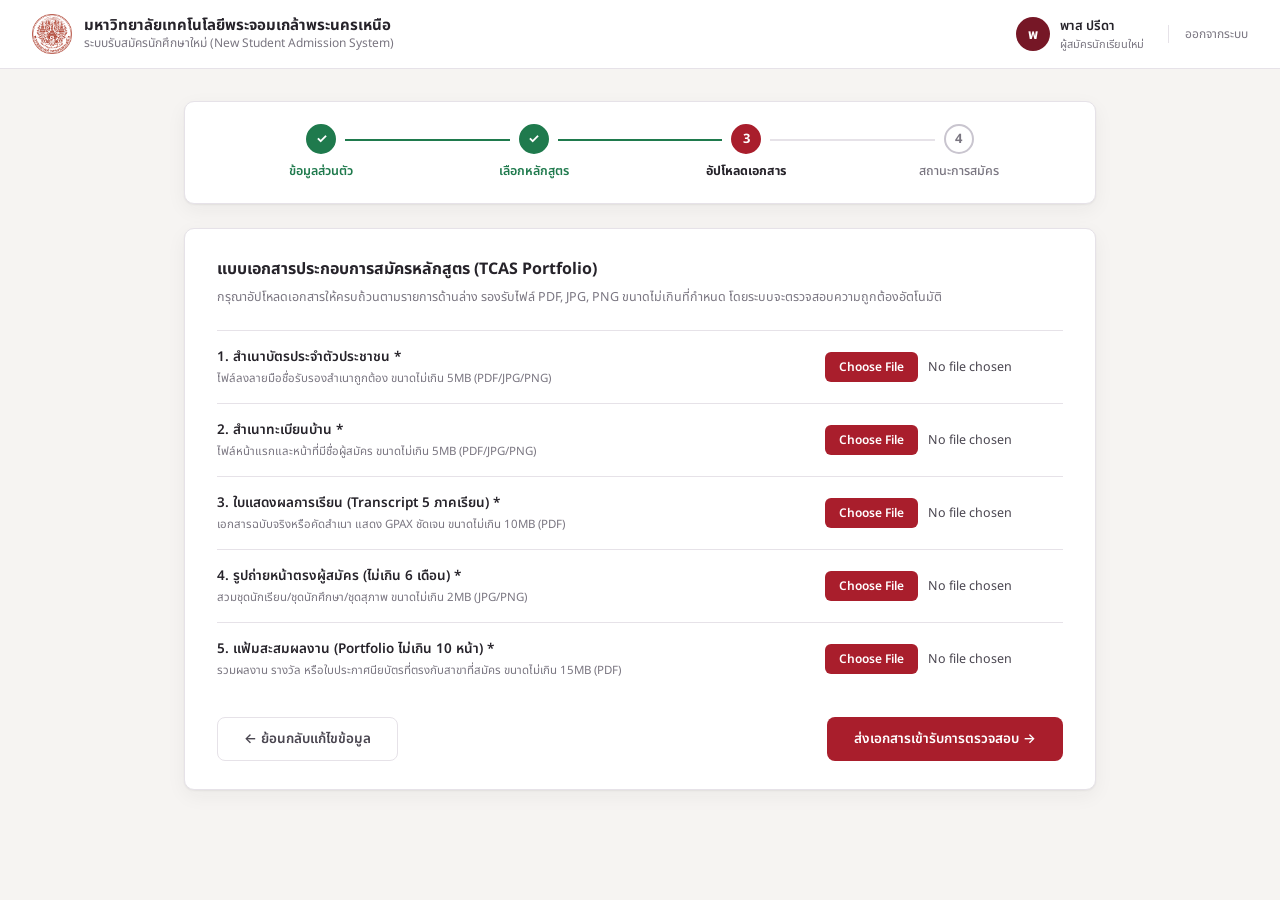
<file: upload.html>
<!DOCTYPE html>
<html lang="th">
<head>
<meta charset="UTF-8">
<title>อัปโหลดเอกสาร | ระบบรับสมัครนักศึกษาใหม่ มจพ.</title>
<meta name="viewport" content="width=device-width, initial-scale=1.0">
<link rel="stylesheet" href="styles.css">
</head>
<body>

  <header class="app-header">
    <a href="index.html" class="brand" style="text-decoration:none;">
      <img src="logo.png" alt="โลโก้ มจพ.">
      <div class="brand-text">
        <div class="th">มหาวิทยาลัยเทคโนโลยีพระจอมเกล้าพระนครเหนือ</div>
        <div class="en">ระบบรับสมัครนักศึกษาใหม่ (New Student Admission System)</div>
      </div>
    </a>
    <div class="header-right">
      <div class="user-chip">
        <div class="user-avatar">พ</div>
        <div class="user-meta">
          <div class="name">พาส ปรีดา</div>
          <div class="role">ผู้สมัครนักเรียนใหม่</div>
        </div>
      </div>
      <a href="login.html" class="logout">ออกจากระบบ</a>
    </div>
  </header>

  <main class="page-shell">

    <div class="stepper">
      <div class="step done">
        <div class="step-circle">✓</div>
        <div class="step-label">ข้อมูลส่วนตัว</div>
      </div>
      <div class="step done">
        <div class="step-circle">✓</div>
        <div class="step-label">เลือกหลักสูตร</div>
      </div>
      <div class="step active">
        <div class="step-circle">3</div>
        <div class="step-label">อัปโหลดเอกสาร</div>
      </div>
      <div class="step">
        <div class="step-circle">4</div>
        <div class="step-label">สถานะการสมัคร</div>
      </div>
    </div>

    <form class="card" id="uploadForm" action="status.html" method="get">
      <div class="upload-intro">
        <h2>แบบเอกสารประกอบการสมัครหลักสูตร (TCAS Portfolio)</h2>
        <p>กรุณาอัปโหลดเอกสารให้ครบถ้วนตามรายการด้านล่าง รองรับไฟล์ PDF, JPG, PNG ขนาดไม่เกินที่กำหนด โดยระบบจะตรวจสอบความถูกต้องอัตโนมัติ</p>
      </div>

      <!-- รายการที่ 1: บัตรประชาชน -->
      <div class="doc-row" id="row_idcard">
        <div class="doc-info">
          <div class="doc-name">1. สำเนาบัตรประจำตัวประชาชน *</div>
          <div class="doc-hint">ไฟล์ลงลายมือชื่อรับรองสำเนาถูกต้อง ขนาดไม่เกิน 5MB (PDF/JPG/PNG)</div>
        </div>
        <div class="doc-status">
          <input type="file" id="input_idcard" name="idcard" accept=".pdf,.jpg,.jpeg,.png" class="doc-file-input">
        </div>
      </div>

      <!-- รายการที่ 2: ทะเบียนบ้าน -->
      <div class="doc-row" id="row_house">
        <div class="doc-info">
          <div class="doc-name">2. สำเนาทะเบียนบ้าน *</div>
          <div class="doc-hint">ไฟล์หน้าแรกและหน้าที่มีชื่อผู้สมัคร ขนาดไม่เกิน 5MB (PDF/JPG/PNG)</div>
        </div>
        <div class="doc-status">
          <input type="file" id="input_house" name="house" accept=".pdf,.jpg,.jpeg,.png" class="doc-file-input">
        </div>
      </div>

      <!-- รายการที่ 3: Transcript -->
      <div class="doc-row" id="row_transcript">
        <div class="doc-info">
          <div class="doc-name">3. ใบแสดงผลการเรียน (Transcript 5 ภาคเรียน) *</div>
          <div class="doc-hint">เอกสารฉบับจริงหรือคัดสำเนา แสดง GPAX ชัดเจน ขนาดไม่เกิน 10MB (PDF)</div>
        </div>
        <div class="doc-status">
          <input type="file" id="input_transcript" name="transcript" accept=".pdf,.jpg,.jpeg,.png" class="doc-file-input">
        </div>
      </div>

      <!-- รายการที่ 4: รูปถ่ายหน้าตรง -->
      <div class="doc-row" id="row_photo">
        <div class="doc-info">
          <div class="doc-name">4. รูปถ่ายหน้าตรงผู้สมัคร (ไม่เกิน 6 เดือน) *</div>
          <div class="doc-hint">สวมชุดนักเรียน/ชุดนักศึกษา/ชุดสุภาพ ขนาดไม่เกิน 2MB (JPG/PNG)</div>
        </div>
        <div class="doc-status">
          <input type="file" id="input_photo" name="photo" accept=".jpg,.jpeg,.png" class="doc-file-input">
        </div>
      </div>

      <!-- รายการที่ 5: แฟ้มสะสมผลงาน (Portfolio) -->
      <div class="doc-row" id="row_portfolio">
        <div class="doc-info">
          <div class="doc-name">5. แฟ้มสะสมผลงาน (Portfolio ไม่เกิน 10 หน้า) *</div>
          <div class="doc-hint">รวมผลงาน รางวัล หรือใบประกาศนียบัตรที่ตรงกับสาขาที่สมัคร ขนาดไม่เกิน 15MB (PDF)</div>
        </div>
        <div class="doc-status">
          <input type="file" id="input_portfolio" name="portfolio" accept=".pdf" class="doc-file-input">
        </div>
      </div>

      <div class="upload-actions">
        <a href="register.html" class="btn btn-outline" style="text-decoration:none; display:inline-flex; align-items:center;">← ย้อนกลับแก้ไขข้อมูล</a>
        <button type="submit" class="btn btn-primary">ส่งเอกสารเข้ารับการตรวจสอบ →</button>
      </div>
    </form>

  </main>

</body>
</html>
</file>
<file: styles.css>
@import url('https://fonts.googleapis.com/css2?family=Noto+Sans+Thai:wght@400;500;600;700&family=Inter:wght@400;500;600;700&display=swap');

:root{
  --maroon-900:#5a0f1a;
  --maroon-800:#761726;
  --maroon-700:#8f1c2b;
  --red-600:#a91e2c;
  --red-700:#8f1722;
  --red-50:#fdecec;
  --red-100:#f9d4d4;
  --ink-900:#26232a;
  --ink-700:#4a4650;
  --ink-500:#7a7681;
  --ink-300:#c9c5cf;
  --line:#e6e2e8;
  --bg:#f6f4f2;
  --card:#ffffff;
  --green-700:#1f7a4d;
  --green-50:#e9f7ef;
  --amber-700:#a35b00;
  --amber-50:#fff6e6;
  --radius:10px;
  --shadow:0 1px 2px rgba(38,35,42,.06), 0 6px 20px rgba(38,35,42,.05);
}

*{box-sizing:border-box;}
html,body{margin:0;padding:0;}
body{
  font-family:'Noto Sans Thai','Inter',sans-serif;
  background:var(--bg);
  color:var(--ink-900);
  -webkit-font-smoothing:antialiased;
}
a{color:inherit;text-decoration:none;}
button{font-family:inherit;}

/* ---------- Top App Header ---------- */
.app-header{
  display:flex;
  align-items:center;
  justify-content:space-between;
  background:var(--card);
  border-bottom:1px solid var(--line);
  padding:14px 32px;
}
.brand{
  display:flex;
  align-items:center;
  gap:12px;
}
.brand img{
  width:40px;
  height:40px;
  object-fit:contain;
}
.brand-text .th{
  font-size:15px;
  font-weight:700;
  color:var(--ink-900);
  line-height:1.3;
}
.brand-text .en{
  font-size:12px;
  color:var(--ink-500);
  line-height:1.3;
}
.header-right{
  display:flex;
  align-items:center;
  gap:18px;
}
.header-link{
  font-size:13px;
  color:var(--ink-700);
  border-bottom:1px solid transparent;
}
.header-link:hover{ color:var(--red-600); }
.btn-header{
  background:var(--red-600);
  color:#fff;
  padding:9px 18px;
  border-radius:8px;
  font-size:13px;
  font-weight:600;
  border:none;
  cursor:pointer;
}
.user-chip{
  display:flex;
  align-items:center;
  gap:10px;
}
.user-avatar{
  width:34px;height:34px;border-radius:50%;
  background:var(--maroon-800);
  color:#fff;
  display:flex;align-items:center;justify-content:center;
  font-size:14px;font-weight:700;
}
.user-meta .name{ font-size:13px; font-weight:600; color:var(--ink-900);}
.user-meta .role{ font-size:11px; color:var(--ink-500);}
.logout{
  font-size:12px;
  color:var(--ink-500);
  margin-left:6px;
  border-left:1px solid var(--line);
  padding-left:16px;
}
.logout:hover{color:var(--red-600);}

/* ---------- Page shell ---------- */
.page-shell{
  max-width:960px;
  margin:0 auto;
  padding:32px 24px 64px;
}

/* ---------- Stepper ---------- */
.stepper{
  display:flex;
  align-items:flex-start;
  background:var(--card);
  border:1px solid var(--line);
  border-radius:var(--radius);
  padding:22px 30px;
  margin-bottom:24px;
  box-shadow:var(--shadow);
}
.step{
  flex:1;
  display:flex;
  flex-direction:column;
  align-items:center;
  text-align:center;
  position:relative;
}
.step:not(:last-child)::after{
  content:"";
  position:absolute;
  top:15px;
  left:calc(50% + 24px);
  right:calc(-50% + 24px);
  height:2px;
  background:var(--line);
}
.step.done:not(:last-child)::after{ background:var(--green-700); }
.step-circle{
  width:30px;height:30px;border-radius:50%;
  display:flex;align-items:center;justify-content:center;
  font-size:13px;font-weight:700;
  background:#fff;
  border:2px solid var(--ink-300);
  color:var(--ink-500);
  z-index:1;
  margin-bottom:8px;
}
.step-label{
  font-size:12.5px;
  color:var(--ink-500);
  font-weight:500;
}
.step.active .step-circle{
  background:var(--red-600);
  border-color:var(--red-600);
  color:#fff;
}
.step.active .step-label{ color:var(--ink-900); font-weight:700;}
.step.done .step-circle{
  background:var(--green-700);
  border-color:var(--green-700);
  color:#fff;
}
.step.done .step-label{ color:var(--green-700); font-weight:600;}

/* ---------- Card ---------- */
.card{
  background:var(--card);
  border:1px solid var(--line);
  border-radius:var(--radius);
  box-shadow:var(--shadow);
  padding:28px 32px;
}
.card + .card{ margin-top:20px; }

/* ---------- Form ---------- */
.section-title{
  display:flex;
  align-items:center;
  gap:8px;
  font-size:15px;
  font-weight:700;
  color:var(--ink-900);
  margin:0 0 18px;
  padding-bottom:10px;
  border-bottom:1px solid var(--line);
}
.section-title .icon-dot{
  width:20px;height:20px;
  border-radius:5px;
  background:var(--red-50);
  color:var(--red-600);
  display:flex;align-items:center;justify-content:center;
  font-size:11px;
}
.form-row{
  display:grid;
  gap:18px;
  margin-bottom:18px;
}
.form-row.cols-2{ grid-template-columns:1fr 1fr; }
.form-row.cols-3{ grid-template-columns:1fr 1fr 1fr; }
.field label{
  display:block;
  font-size:12.5px;
  font-weight:600;
  color:var(--ink-700);
  margin-bottom:6px;
}
.field input{
  width:100%;
  padding:10px 12px;
  font-size:13.5px;
  border:1px solid var(--line);
  border-radius:7px;
  background:#fcfbfa;
  color:var(--ink-900);
  font-family:inherit;
}
.field input::placeholder{ color:var(--ink-300); }
.field input:focus{
  outline:none;
  border-color:var(--red-600);
  background:#fff;
  box-shadow:0 0 0 3px var(--red-50);
}
.form-section{ margin-bottom:8px; }

.form-actions{
  display:flex;
  justify-content:space-between;
  margin-top:26px;
}
.btn{
  padding:11px 26px;
  font-size:13.5px;
  font-weight:600;
  border-radius:8px;
  border:1px solid transparent;
  cursor:pointer;
}
.btn-outline{
  background:#fff;
  border-color:var(--line);
  color:var(--ink-700);
}
.btn-outline:hover{ border-color:var(--ink-300); }
.btn-primary{
  background:var(--red-600);
  color:#fff;
}
.btn-primary:hover{ background:var(--red-700); }

/* ---------- Login page ---------- */
.login-topbar{
  display:flex;
  justify-content:flex-end;
  align-items:center;
  gap:20px;
  padding:16px 32px;
}
.login-topbar a{ font-size:13px; color:rgba(255,255,255,.85); }
.login-wrap{
  display:grid;
  grid-template-columns:1fr 1fr;
  min-height:calc(100vh - 62px);
}
.login-left{
  background:linear-gradient(160deg, var(--maroon-700), var(--maroon-900));
  color:#fff;
  padding:60px;
  display:flex;
  flex-direction:column;
  justify-content:center;
  position:relative;
}
.login-left .logo-ring{
  width:74px;height:74px;
  border-radius:50%;
  background:rgba(255,255,255,.08);
  display:flex;align-items:center;justify-content:center;
  margin-bottom:36px;
  padding:10px;
}
.login-left .logo-ring img{ width:100%; height:100%; object-fit:contain; filter:brightness(0) invert(1); opacity:.92;}
.login-left h1{
  font-size:26px;
  font-weight:700;
  margin:0 0 16px;
  line-height:1.4;
}
.login-left p{
  font-size:13.5px;
  color:rgba(255,255,255,.75);
  line-height:1.8;
  max-width:380px;
  margin:0 0 40px;
}
.login-tags{
  display:flex;
  gap:48px;
}
.login-tags .tag-label{
  font-size:11px;
  color:rgba(255,255,255,.55);
  margin-bottom:4px;
}
.login-tags .tag-value{
  font-size:14px;
  font-weight:700;
}
.login-right{
  display:flex;
  align-items:center;
  justify-content:center;
  padding:40px;
  background:#fff;
}
.login-form-box{ width:100%; max-width:360px; }
.login-form-box h2{
  font-size:22px;
  font-weight:700;
  margin:0 0 8px;
}
.login-form-box .sub{
  font-size:13px;
  color:var(--ink-500);
  margin:0 0 28px;
  line-height:1.6;
}
.login-form-box .field{ margin-bottom:18px; }
.login-form-box .btn-primary{
  width:100%;
  padding:12px;
  margin-top:6px;
}
.login-form-box .bottom-link{
  text-align:center;
  font-size:12.5px;
  color:var(--ink-500);
  margin-top:20px;
}
.login-form-box .bottom-link a{
  color:var(--red-600);
  font-weight:600;
}

/* ---------- Upload documents ---------- */
.upload-intro h2{
  font-size:16px;
  font-weight:700;
  margin:0 0 6px;
}
.upload-intro p{
  font-size:12.5px;
  color:var(--ink-500);
  margin:0 0 22px;
  line-height:1.7;
}
.doc-row{
  display:flex;
  align-items:center;
  justify-content:space-between;
  gap:16px;
  padding:16px 0;
  border-top:1px solid var(--line);
}
.doc-row:first-of-type{ border-top:none; }
.doc-info .doc-name{
  font-size:13.5px;
  font-weight:600;
  color:var(--ink-900);
  margin-bottom:3px;
}
.doc-info .doc-hint{
  font-size:11.5px;
  color:var(--ink-500);
}
.doc-status{
  display:flex;
  align-items:center;
  gap:18px;
}
.status-pill{
  font-size:11.5px;
  font-weight:600;
  padding:5px 10px;
  border-radius:20px;
  display:flex;
  align-items:center;
  gap:5px;
  white-space:nowrap;
}
.status-pill.ok{ background:var(--green-50); color:var(--green-700); }
.status-pill.pending{ background:var(--amber-50); color:var(--amber-700); }
.btn-sm{
  padding:8px 16px;
  font-size:12.5px;
  font-weight:600;
  border-radius:7px;
  border:1px solid transparent;
  cursor:pointer;
  white-space:nowrap;
}
.btn-sm.green-outline{
  background:#fff;
  border-color:var(--green-700);
  color:var(--green-700);
}
.btn-sm.red-solid{
  background:var(--red-600);
  color:#fff;
}
.doc-file-input{
  font-family:inherit;
  font-size:12.5px;
  color:var(--ink-700);
}
.doc-file-input::file-selector-button{
  background:var(--red-600);
  color:#fff;
  border:none;
  padding:8px 16px;
  border-radius:7px;
  font-size:12.5px;
  font-weight:600;
  cursor:pointer;
  margin-right:12px;
  font-family:inherit;
  transition:background .2s ease;
}
.doc-file-input::file-selector-button:hover{
  background:var(--red-700);
}
.upload-actions{
  display:flex;
  justify-content:space-between;
  margin-top:22px;
}

/* ---------- Application status ---------- */
.alert-banner{
  display:flex;
  align-items:flex-start;
  gap:12px;
  background:var(--red-50);
  border:1px solid var(--red-100);
  color:var(--red-700);
  padding:14px 18px;
  border-radius:var(--radius);
  font-size:13px;
  line-height:1.7;
  margin-bottom:22px;
}
.alert-banner.info{
  background:var(--amber-50);
  border-color:#f59e0b;
  color:var(--amber-700);
}
.alert-banner.info .icon{
  background:#f59e0b;
}
.alert-banner.success{
  background:var(--green-50);
  border-color:#86efac;
  color:var(--green-700);
}
.alert-banner.success .icon{
  background:var(--green-700);
}
.alert-banner.error{
  background:#fff1f2;
  border-color:#fca5a5;
  color:#991b1b;
}
.alert-banner.error .icon{
  background:#dc2626;
}
.alert-banner.interview{
  background:#eff6ff;
  border-color:#93c5fd;
  color:#1e40af;
}
.alert-banner.interview .icon{
  background:#2563eb;
}
.alert-banner .icon{
  width:20px;height:20px;
  flex-shrink:0;
  border-radius:50%;
  background:var(--red-600);
  color:#fff;
  display:flex;align-items:center;justify-content:center;
  font-size:12px;
  font-weight:700;
  margin-top:1px;
}
.timeline-title{
  font-size:15px;
  font-weight:700;
  margin:0 0 26px;
}
.timeline{
  display:flex;
  align-items:flex-start;
  margin-bottom:6px;
}
.tl-step{
  flex:1;
  text-align:center;
  position:relative;
}
.tl-step:not(:last-child)::after{
  content:"";
  position:absolute;
  top:11px;
  left:calc(50% + 20px);
  right:calc(-50% + 20px);
  height:2px;
  background:var(--line);
}
.tl-step.done:not(:last-child)::after{ background:var(--red-600); }
.tl-dot{
  width:22px;height:22px;border-radius:50%;
  background:#fff;
  border:2px solid var(--ink-300);
  margin:0 auto 10px;
  z-index:1;
  position:relative;
}
.tl-step.done .tl-dot{ background:var(--red-600); border-color:var(--red-600); }
.tl-step.current .tl-dot{
  background:var(--red-600); border-color:var(--red-600);
  width:26px;height:26px;
  box-shadow:0 0 0 4px var(--red-50);
}
.tl-label{ font-size:12.5px; font-weight:700; color:var(--ink-900); margin-bottom:3px;}
.tl-step.done .tl-label, .tl-step.current .tl-label{ color:var(--red-700); }
.tl-step:not(.done):not(.current) .tl-label{ color:var(--ink-500); font-weight:600;}
.tl-date{ font-size:11px; color:var(--ink-500); }

.summary-card{
  display:flex;
  gap:22px;
  margin-top:24px;
}
.summary-photo{
  width:96px;height:112px;
  border-radius:8px;
  background:var(--bg);
  border:1px solid var(--line);
  display:flex;align-items:center;justify-content:center;
  color:var(--ink-300);
  font-size:34px;
  flex-shrink:0;
}
.summary-photo-wrap{ display:flex; flex-direction:column; align-items:center; gap:10px;}
.summary-body{ flex:1; }
.summary-body h3{
  font-size:15.5px;
  font-weight:700;
  margin:0 0 4px;
}
.summary-body .app-date{
  font-size:12px;
  color:var(--ink-500);
  margin:0 0 18px;
}
.summary-grid{
  display:grid;
  grid-template-columns:1fr 1fr;
  gap:14px 32px;
}
.summary-grid dt{
  font-size:11.5px;
  color:var(--ink-500);
  margin-bottom:2px;
}
.summary-grid dd{
  font-size:13.5px;
  font-weight:600;
  color:var(--ink-900);
  margin:0;
}
.complete-badge{
  font-size:11px;
  font-weight:700;
  color:var(--green-700);
  background:var(--green-50);
  padding:5px 10px;
  border-radius:20px;
}
.badge-pulse{
  display:inline-flex;
  align-items:center;
  gap:6px;
  background:rgba(220, 38, 38, 0.12);
  color:#b91c1c;
  padding:4px 10px;
  border-radius:20px;
  font-size:12px;
  font-weight:700;
}
.pulse-dot{
  width:8px;
  height:8px;
  background:#dc2626;
  border-radius:50%;
  box-shadow:0 0 0 0 rgba(220, 38, 38, 0.7);
  animation:pulse 1.6s infinite;
}
@keyframes pulse{
  0% { box-shadow:0 0 0 0 rgba(220, 38, 38, 0.7); }
  70% { box-shadow:0 0 0 8px rgba(220, 38, 38, 0); }
  100% { box-shadow:0 0 0 0 rgba(220, 38, 38, 0); }
}

/* ---------- Custom Select & Validation ---------- */
.field select{
  width:100%;
  padding:10px 14px;
  font-size:13.5px;
  border:1px solid var(--line);
  border-radius:7px;
  background:#fcfbfa url("data:image/svg+xml,%3Csvg xmlns='http://www.w3.org/2000/svg' width='14' height='14' viewBox='0 0 24 24' fill='none' stroke='%237a7681' stroke-width='2' stroke-linecap='round' stroke-linejoin='round'%3E%3Cpolyline points='6 9 12 15 18 9'%3E%3C/polyline%3E%3C/svg%3E") no-repeat right 12px center;
  color:var(--ink-900);
  font-family:inherit;
  appearance:none;
  -webkit-appearance:none;
  cursor:pointer;
}
.field select:focus{
  outline:none;
  border-color:var(--red-600);
  background-color:#fff;
  box-shadow:0 0 0 3px var(--red-50);
}
.field select optgroup{
  font-weight:700;
  color:var(--maroon-800);
  background:#f8f6f5;
  padding:6px 4px;
}
.field select option{
  font-weight:400;
  color:var(--ink-900);
  background:#ffffff;
  padding:6px 10px;
}
.field.has-error input, .field.has-error select{
  border-color:#dc2626 !important;
  background-color:#fff8f8;
  box-shadow:0 0 0 3px rgba(220, 38, 38, 0.12);
}
.field-error-text{
  display:none;
  font-size:11.5px;
  color:#dc2626;
  margin-top:4px;
  font-weight:500;
}
.field.has-error .field-error-text{
  display:block;
}
.field-hint{
  font-size:11px;
  color:var(--ink-500);
  margin-top:4px;
}

/* ---------- Progress Bar for Upload ---------- */
.progress-bar-wrap{
  width:100%;
  height:4px;
  background:var(--line);
  border-radius:2px;
  overflow:hidden;
  margin-top:8px;
  display:none;
}
.progress-bar-wrap.active{
  display:block;
}
.progress-bar-fill{
  width:0%;
  height:100%;
  background:var(--green-700);
  transition:width 0.4s ease;
}

/* ---------- Custom Modal Dialogs ---------- */
.modal-overlay{
  position:fixed;
  top:0;
  left:0;
  width:100%;
  height:100%;
  background:rgba(20, 16, 22, 0.65);
  backdrop-filter:blur(4px);
  display:none;
  align-items:center;
  justify-content:center;
  z-index:1000;
  padding:20px;
}
.modal-overlay.active,
.modal-overlay:target{
  display:flex;
  animation:fadeIn 0.2s ease;
}
.modal-card{
  background:#fff;
  border-radius:12px;
  max-width:540px;
  width:100%;
  box-shadow:0 24px 48px rgba(0,0,0,0.22);
  overflow:hidden;
  animation:modalSlide 0.25s cubic-bezier(0.16, 1, 0.3, 1);
}
.modal-header{
  display:flex;
  justify-content:space-between;
  align-items:center;
  padding:16px 24px;
  border-bottom:1px solid var(--line);
  background:#fbfaf9;
}
.modal-title{
  font-size:16px;
  font-weight:700;
  color:var(--ink-900);
  margin:0;
}
.modal-close,
a.modal-close{
  background:none;
  border:none;
  font-size:22px;
  color:var(--ink-500);
  cursor:pointer;
  padding:4px 8px;
  line-height:1;
  border-radius:6px;
  text-decoration:none;
  display:inline-flex;
  align-items:center;
  justify-content:center;
}
.modal-close:hover,
a.modal-close:hover{
  background:var(--line);
  color:var(--ink-900);
}
.modal-body{
  padding:24px;
  max-height:72vh;
  overflow-y:auto;
}
.modal-footer{
  padding:14px 24px;
  border-top:1px solid var(--line);
  background:#fbfaf9;
  display:flex;
  justify-content:flex-end;
  gap:12px;
}

/* QR Code & Payment Styles */
.qr-box{
  text-align:center;
  padding:18px;
  background:#fcfbfa;
  border:1px dashed var(--line);
  border-radius:10px;
  margin-bottom:18px;
}
.qr-frame{
  width:180px;
  height:180px;
  margin:0 auto 12px;
  background:#fff;
  padding:10px;
  border-radius:8px;
  border:1px solid var(--line);
  display:flex;
  align-items:center;
  justify-content:center;
  box-shadow:0 2px 8px rgba(0,0,0,0.06);
}
.qr-frame svg{
  width:100%;
  height:100%;
}
.qr-amount{
  font-size:24px;
  font-weight:800;
  color:var(--red-600);
}
.qr-note{
  font-size:12px;
  color:var(--ink-500);
  margin-top:4px;
}
.payment-meta{
  display:grid;
  grid-template-columns:1fr 1fr;
  gap:10px;
  font-size:12.5px;
  background:#f6f4f2;
  padding:12px 16px;
  border-radius:8px;
}
.payment-meta dt{ color:var(--ink-500); font-size:11.5px; }
.payment-meta dd{ font-weight:700; color:var(--ink-900); margin:0; }

/* Document Preview Modal */
.doc-preview-wrap{
  text-align:center;
  background:#f6f4f2;
  border-radius:8px;
  padding:20px;
  min-height:220px;
  display:flex;
  flex-direction:column;
  align-items:center;
  justify-content:center;
}
.doc-preview-img{
  max-width:100%;
  max-height:360px;
  border-radius:6px;
  box-shadow:0 4px 12px rgba(0,0,0,0.1);
}
.pdf-placeholder{
  display:flex;
  flex-direction:column;
  align-items:center;
  gap:10px;
  color:var(--ink-700);
}
.pdf-icon{
  width:56px;
  height:56px;
  border-radius:12px;
  background:var(--red-50);
  color:var(--red-600);
  display:flex;
  align-items:center;
  justify-content:center;
  font-size:26px;
  font-weight:700;
}

/* ---------- Demo Presentation Toolbar ---------- */
.demo-toolbar{
  background:#fff;
  border:1px dashed #d1c9d6;
  border-radius:10px;
  padding:12px 18px;
  margin-bottom:20px;
  display:flex;
  align-items:center;
  justify-content:space-between;
  flex-wrap:wrap;
  gap:12px;
}
.demo-title{
  font-size:12px;
  font-weight:700;
  color:var(--maroon-800);
  display:flex;
  align-items:center;
  gap:6px;
}
.demo-buttons{
  display:flex;
  gap:8px;
  flex-wrap:wrap;
}
.btn-demo{
  font-size:11.5px;
  padding:5px 12px;
  border-radius:6px;
  border:1px solid var(--line);
  background:#fff;
  cursor:pointer;
  font-weight:600;
  transition:all 0.15s;
  display:inline-flex;
  align-items:center;
}
.btn-demo:hover{
  background:#f6f4f2;
  border-color:var(--ink-500);
}
.btn-demo.active{
  background:var(--maroon-800);
  color:#fff;
  border-color:var(--maroon-800);
}

/* Pure CSS Demo Status Switcher */
.sim-radio{
  display:none;
}
.demo-buttons label.btn-demo{
  cursor:pointer;
  user-select:none;
}
#st1:checked ~ .demo-toolbar label[for="st1"],
#st2:checked ~ .demo-toolbar label[for="st2"],
#st3:checked ~ .demo-toolbar label[for="st3"],
#st4:checked ~ .demo-toolbar label[for="st4"],
#st5:checked ~ .demo-toolbar label[for="st5"]{
  background:var(--maroon-800);
  color:#fff;
  border-color:var(--maroon-800);
}

.alert-banner-view{
  display:none;
}
#st1:checked ~ .alert-st1,
#st2:checked ~ .alert-st2,
#st3:checked ~ .alert-st3,
#st4:checked ~ .alert-st4,
#st5:checked ~ .alert-st5{
  display:flex;
}

.timeline-view{
  display:none;
}
#st1:checked ~ .timeline-card .tl-view-1,
#st2:checked ~ .timeline-card .tl-view-2,
#st3:checked ~ .timeline-card .tl-view-3,
#st4:checked ~ .timeline-card .tl-view-4,
#st5:checked ~ .timeline-card .tl-view-5{
  display:flex;
}

/* File Input Styling */
.doc-file-input{
  font-family:inherit;
  font-size:12.5px;
  color:var(--ink-700);
}
.doc-file-input::file-selector-button{
  background:var(--red-600);
  color:#fff;
  border:none;
  padding:6px 14px;
  border-radius:6px;
  font-family:inherit;
  font-size:12px;
  font-weight:600;
  cursor:pointer;
  margin-right:10px;
  transition:background 0.2s;
}
.doc-file-input::file-selector-button:hover{
  background:var(--red-700);
}

/* ---------- Toast Notification ---------- */
.toast-container{
  position:fixed;
  top:20px;
  right:20px;
  z-index:9999;
  display:flex;
  flex-direction:column;
  gap:8px;
  pointer-events:none;
}
.toast{
  background:#26232a;
  color:#fff;
  padding:12px 18px;
  border-radius:8px;
  font-size:13px;
  box-shadow:0 8px 24px rgba(0,0,0,0.18);
  display:flex;
  align-items:center;
  gap:10px;
  pointer-events:auto;
  animation:slideToast 0.3s ease;
  transition:opacity 0.3s, transform 0.3s;
}
.toast.success{ border-left:4px solid var(--green-700); }
.toast.error{ border-left:4px solid var(--red-600); }
.toast.info{ border-left:4px solid #0284c7; }

/* ---------- Landing Page (index.html) Styles ---------- */
.nav-hero-bar{
  background:rgba(255,255,255,0.95);
  backdrop-filter:blur(8px);
  position:sticky;
  top:0;
  z-index:100;
  border-bottom:1px solid var(--line);
  display:flex;
  align-items:center;
  justify-content:space-between;
  padding:14px 40px;
}
.nav-links{
  display:flex;
  align-items:center;
  gap:24px;
}
.nav-links a{
  font-size:13.5px;
  font-weight:600;
  color:var(--ink-700);
  transition:color 0.15s;
}
.nav-links a:hover{ color:var(--red-600); }
.nav-actions{
  display:flex;
  align-items:center;
  gap:12px;
}

/* Hero Section */
.hero-section{
  background:linear-gradient(135deg, var(--maroon-900) 0%, #3e0710 60%, var(--red-700) 100%);
  color:#fff;
  padding:80px 40px 90px;
  text-align:center;
  position:relative;
  overflow:hidden;
}
.hero-section::before{
  content:"";
  position:absolute;
  top:-40%;
  right:-10%;
  width:600px;
  height:600px;
  background:radial-gradient(circle, rgba(239, 68, 68, 0.18) 0%, rgba(0,0,0,0) 70%);
  pointer-events:none;
}
.hero-content{
  max-width:880px;
  margin:0 auto;
  position:relative;
  z-index:1;
}
.hero-badge{
  display:inline-flex;
  align-items:center;
  gap:8px;
  background:rgba(255,255,255,0.12);
  border:1px solid rgba(255,255,255,0.2);
  padding:6px 16px;
  border-radius:24px;
  font-size:13px;
  font-weight:600;
  margin-bottom:24px;
}
.hero-title{
  font-size:40px;
  font-weight:800;
  line-height:1.3;
  margin:0 0 16px;
  letter-spacing:-0.5px;
}
.hero-title span{
  color:#fca5a5;
}
.hero-desc{
  font-size:16px;
  line-height:1.8;
  color:rgba(255,255,255,0.85);
  max-width:680px;
  margin:0 auto 36px;
}
.hero-cta{
  display:flex;
  justify-content:center;
  gap:16px;
  flex-wrap:wrap;
}
.btn-hero-primary{
  background:#fff;
  color:var(--maroon-900);
  font-weight:700;
  padding:14px 32px;
  border-radius:8px;
  font-size:15px;
  box-shadow:0 8px 20px rgba(0,0,0,0.25);
  transition:transform 0.15s, box-shadow 0.15s;
}
.btn-hero-primary:hover{
  transform:translateY(-2px);
  box-shadow:0 12px 28px rgba(0,0,0,0.3);
}
.btn-hero-secondary{
  background:rgba(255,255,255,0.12);
  border:1px solid rgba(255,255,255,0.3);
  color:#fff;
  font-weight:600;
  padding:14px 28px;
  border-radius:8px;
  font-size:15px;
  transition:background 0.15s;
}
.btn-hero-secondary:hover{
  background:rgba(255,255,255,0.2);
}

/* Quick Stats Bar */
.stats-bar{
  background:#fff;
  box-shadow:0 12px 30px rgba(0,0,0,0.06);
  border-radius:12px;
  max-width:960px;
  margin:-45px auto 50px;
  padding:28px 40px;
  position:relative;
  z-index:2;
  display:grid;
  grid-template-columns:repeat(4, 1fr);
  gap:20px;
  text-align:center;
  border:1px solid var(--line);
}
.stat-item .num{
  font-size:28px;
  font-weight:800;
  color:var(--maroon-900);
}
.stat-item .label{
  font-size:12.5px;
  color:var(--ink-500);
  margin-top:4px;
}

/* Section Header */
.section-head{
  text-align:center;
  margin-bottom:36px;
}
.section-tag{
  font-size:12px;
  font-weight:700;
  color:var(--red-600);
  text-transform:uppercase;
  letter-spacing:1px;
  margin-bottom:6px;
}
.section-headline{
  font-size:26px;
  font-weight:800;
  color:var(--ink-900);
  margin:0 0 8px;
}
.section-sub{
  font-size:14px;
  color:var(--ink-500);
  max-width:540px;
  margin:0 auto;
}

/* TCAS Rounds Grid */
.tcas-grid{
  display:grid;
  grid-template-columns:repeat(4, 1fr);
  gap:20px;
  margin-bottom:60px;
}
.tcas-card{
  background:#fff;
  border:1px solid var(--line);
  border-radius:12px;
  padding:24px 20px;
  box-shadow:var(--shadow);
  display:flex;
  flex-direction:column;
  transition:transform 0.2s, box-shadow 0.2s;
  position:relative;
}
.tcas-card:hover{
  transform:translateY(-4px);
  box-shadow:0 12px 24px rgba(0,0,0,0.08);
}
.tcas-card.active{
  border:2px solid var(--red-600);
}
.tcas-badge-round{
  align-self:flex-start;
  font-size:12px;
  font-weight:800;
  padding:4px 10px;
  border-radius:6px;
  margin-bottom:12px;
}
.tcas-card.active .tcas-badge-round{
  background:var(--red-50);
  color:var(--red-600);
}
.tcas-card:not(.active) .tcas-badge-round{
  background:#f6f4f2;
  color:var(--ink-700);
}
.tcas-name{
  font-size:17px;
  font-weight:700;
  color:var(--ink-900);
  margin:0 0 6px;
}
.tcas-target{
  font-size:12.5px;
  color:var(--ink-500);
  margin-bottom:16px;
  flex:1;
}
.tcas-dates{
  font-size:12px;
  border-top:1px solid var(--line);
  padding-top:12px;
  color:var(--ink-700);
}
.tcas-dates div{
  display:flex;
  justify-content:space-between;
  margin-bottom:4px;
}
.tcas-status{
  margin-top:14px;
  padding:8px;
  border-radius:6px;
  text-align:center;
  font-size:12px;
  font-weight:700;
}
.tcas-status.open{
  background:var(--green-50);
  color:var(--green-700);
}
.tcas-status.soon{
  background:#f6f4f2;
  color:var(--ink-500);
}

/* Faculties Grid */
.faculties-grid{
  display:grid;
  grid-template-columns:repeat(3, 1fr);
  gap:20px;
  margin-bottom:60px;
}
.faculty-card{
  background:#fff;
  border:1px solid var(--line);
  border-radius:10px;
  padding:22px;
  box-shadow:var(--shadow);
  transition:all 0.2s;
}
.faculty-card:hover{
  border-color:var(--red-600);
  transform:translateY(-2px);
}
.faculty-campus{
  font-size:11px;
  font-weight:700;
  color:var(--red-600);
  margin-bottom:6px;
}
.faculty-title{
  font-size:15px;
  font-weight:700;
  color:var(--ink-900);
  margin:0 0 10px;
}
.faculty-majors{
  list-style:none;
  padding:0;
  margin:0 0 14px;
  font-size:12px;
  color:var(--ink-700);
}
.faculty-majors li{
  padding:3px 0;
  display:flex;
  align-items:center;
  gap:6px;
}
.faculty-majors li::before{
  content:"•";
  color:var(--red-600);
  font-weight:bold;
}

/* Calendar Timeline Table */
.calendar-card{
  background:#fff;
  border:1px solid var(--line);
  border-radius:12px;
  padding:28px;
  box-shadow:var(--shadow);
  margin-bottom:60px;
}
.cal-table{
  width:100%;
  border-collapse:collapse;
  font-size:13.5px;
}
.cal-table th{
  background:#faf9f8;
  padding:12px 16px;
  text-align:left;
  font-weight:700;
  color:var(--ink-700);
  border-bottom:2px solid var(--line);
}
.cal-table td{
  padding:14px 16px;
  border-bottom:1px solid var(--line);
  color:var(--ink-900);
}
.cal-table tr:hover td{
  background:#fcfbfa;
}

/* FAQ Accordion */
.faq-grid{
  display:grid;
  grid-template-columns:1fr 1fr;
  gap:18px;
  margin-bottom:60px;
}
.faq-item{
  background:#fff;
  border:1px solid var(--line);
  border-radius:10px;
  padding:18px 22px;
  box-shadow:var(--shadow);
}
.faq-q{
  font-size:14.5px;
  font-weight:700;
  color:var(--ink-900);
  margin-bottom:6px;
}
.faq-a{
  font-size:13px;
  color:var(--ink-700);
  line-height:1.6;
}

/* Site Footer */
.site-footer{
  background:var(--ink-900);
  color:rgba(255,255,255,0.8);
  padding:50px 40px 24px;
  border-top:4px solid var(--maroon-800);
}
.footer-grid{
  max-width:1100px;
  margin:0 auto 36px;
  display:grid;
  grid-template-columns:2fr 1fr 1fr;
  gap:36px;
}
.footer-brand{
  display:flex;
  gap:12px;
  align-items:flex-start;
  margin-bottom:14px;
}
.footer-brand img{
  width:42px;
  height:42px;
  filter:brightness(0) invert(1);
}
.footer-brand .name{
  font-size:15px;
  font-weight:700;
  color:#fff;
}
.footer-col h4{
  color:#fff;
  font-size:14px;
  margin:0 0 14px;
}
.footer-col ul{
  list-style:none;
  padding:0;
  margin:0;
  font-size:12.5px;
}
.footer-col li{ margin-bottom:8px; }
.footer-col a:hover{ color:#fff; text-decoration:underline; }
.footer-bottom{
  max-width:1100px;
  margin:0 auto;
  border-top:1px solid rgba(255,255,255,0.1);
  padding-top:20px;
  text-align:center;
  font-size:12px;
  color:rgba(255,255,255,0.5);
}

/* Animations */
@keyframes fadeIn{
  from{ opacity:0; }
  to{ opacity:1; }
}
@keyframes modalSlide{
  from{ opacity:0; transform:translateY(16px) scale(0.97); }
  to{ opacity:1; transform:translateY(0) scale(1); }
}
@keyframes slideToast{
  from{ transform:translateX(80px); opacity:0; }
  to{ transform:translateX(0); opacity:1; }
}

/* ---------- Responsive Breakpoints ---------- */
@media (max-width: 990px){
  .tcas-grid{ grid-template-columns:1fr 1fr; }
  .faculties-grid{ grid-template-columns:1fr 1fr; }
  .stats-bar{ grid-template-columns:1fr 1fr; gap:16px; }
  .footer-grid{ grid-template-columns:1fr; gap:24px; }
  .faq-grid{ grid-template-columns:1fr; }
}

@media (max-width: 760px){
  .nav-hero-bar{ padding:12px 18px; }
  .nav-links{ display:none; }
  .hero-section{ padding:50px 20px 70px; }
  .hero-title{ font-size:28px; }
  .stats-bar{ grid-template-columns:1fr; margin-top:-20px; padding:20px; }
  .tcas-grid{ grid-template-columns:1fr; }
  .faculties-grid{ grid-template-columns:1fr; }
  .login-wrap{ grid-template-columns:1fr; }
  .login-left{ padding:40px 28px; }
  .form-row.cols-2, .form-row.cols-3{ grid-template-columns:1fr; }
  .summary-card{ flex-direction:column; }
  .summary-grid{ grid-template-columns:1fr; }
  .doc-row{ flex-direction:column; align-items:flex-start; }
}

/* ---------- Print Stylesheet (@media print) ---------- */
@media print{
  body{
    background:#fff !important;
    color:#000 !important;
    font-size:12pt !important;
  }
  .app-header,
  .stepper,
  .demo-toolbar,
  .alert-banner,
  .timeline,
  .card:not(.summary-section-print),
  .form-actions,
  .btn,
  .upload-actions,
  .modal-overlay,
  .toast-container,
  .nav-hero-bar,
  .site-footer{
    display:none !important;
  }
  .page-shell{
    max-width:100% !important;
    padding:0 !important;
    margin:0 !important;
  }
  .card{
    border:none !important;
    box-shadow:none !important;
    padding:0 !important;
  }
  .print-only-header{
    display:flex !important;
    align-items:center;
    gap:16px;
    border-bottom:2px solid #000;
    padding-bottom:12px;
    margin-bottom:16px;
  }
  .print-only-header img{
    width:65px;
    height:65px;
  }
  .print-title-th{
    font-size:15pt;
    font-weight:bold;
  }
  .print-title-sub{
    font-size:11pt;
    color:#333;
  }
  .print-signatures{
    display:flex !important;
    justify-content:space-between;
    margin-top:40px;
    padding-top:20px;
  }
  .print-sign-box{
    text-align:center;
    width:220px;
  }
  .print-sign-line{
    border-bottom:1px dotted #000;
    height:40px;
    margin-bottom:8px;
  }
}
</file>
